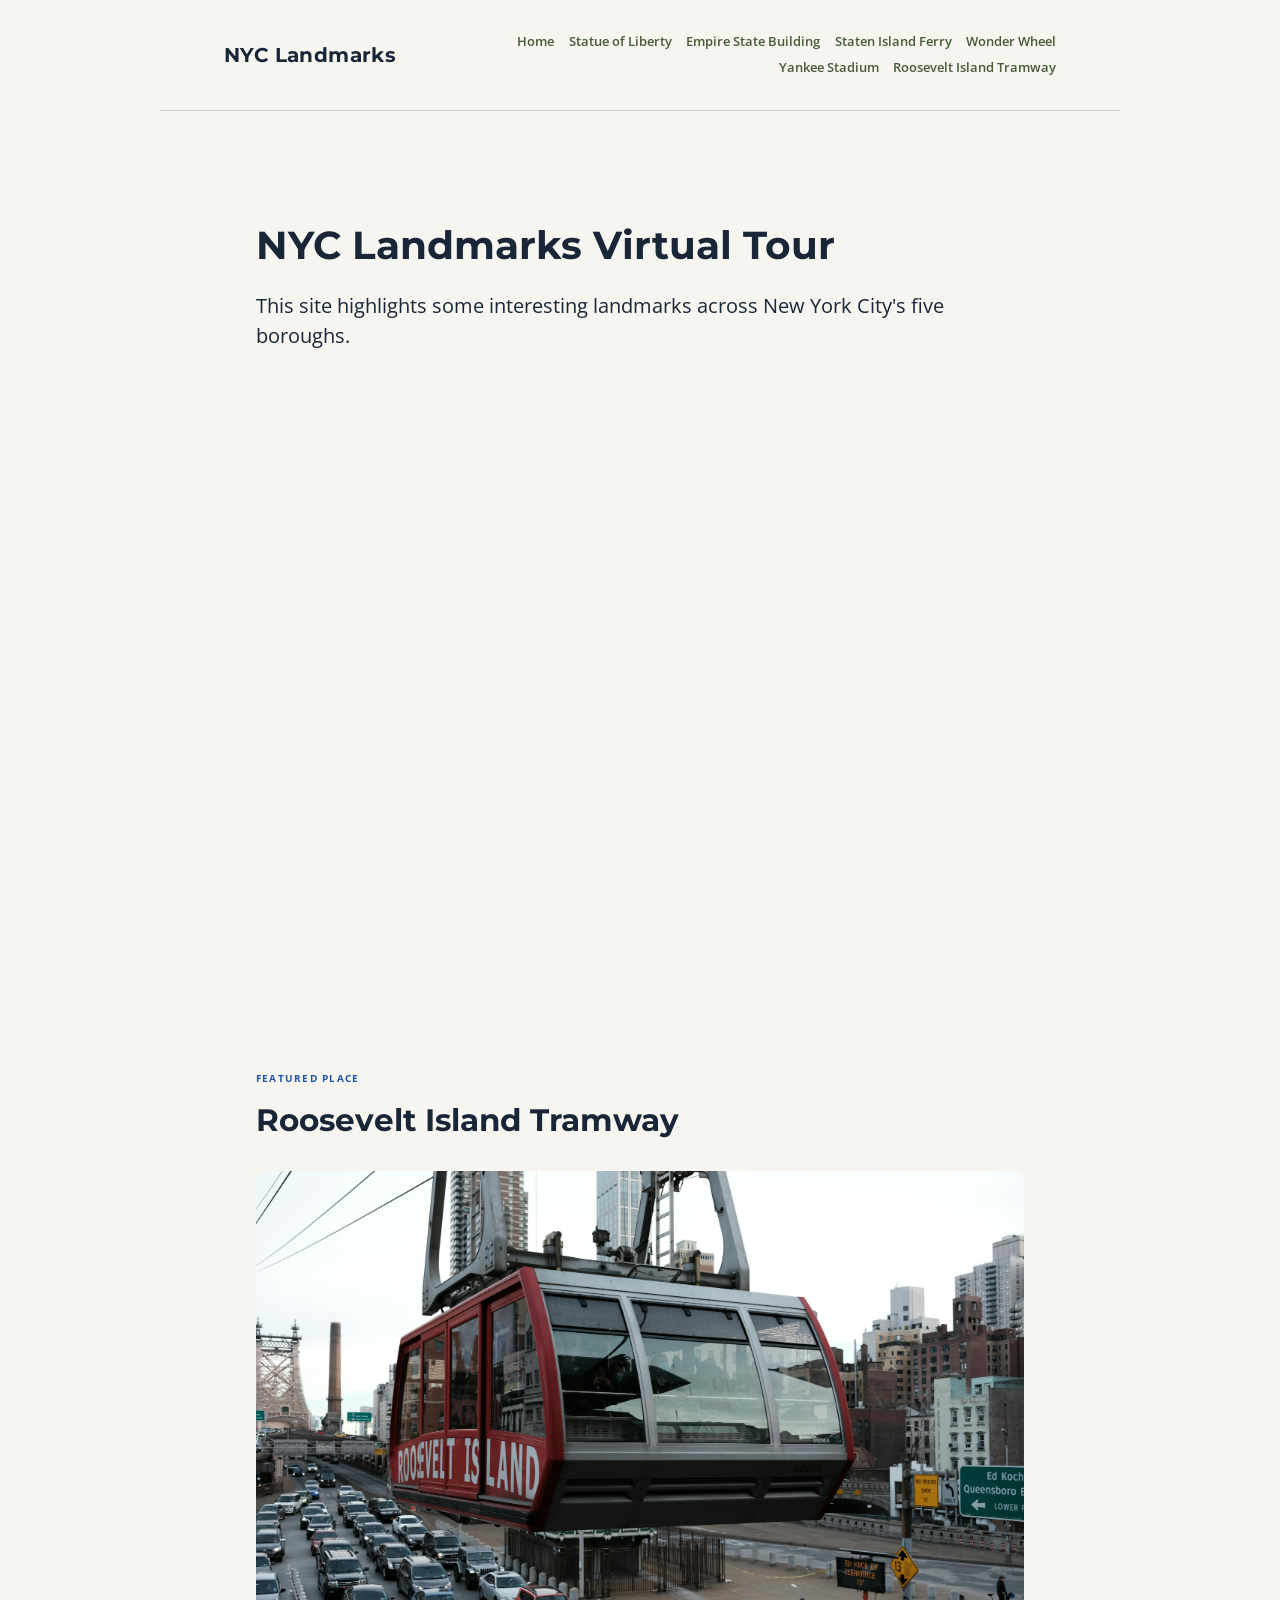
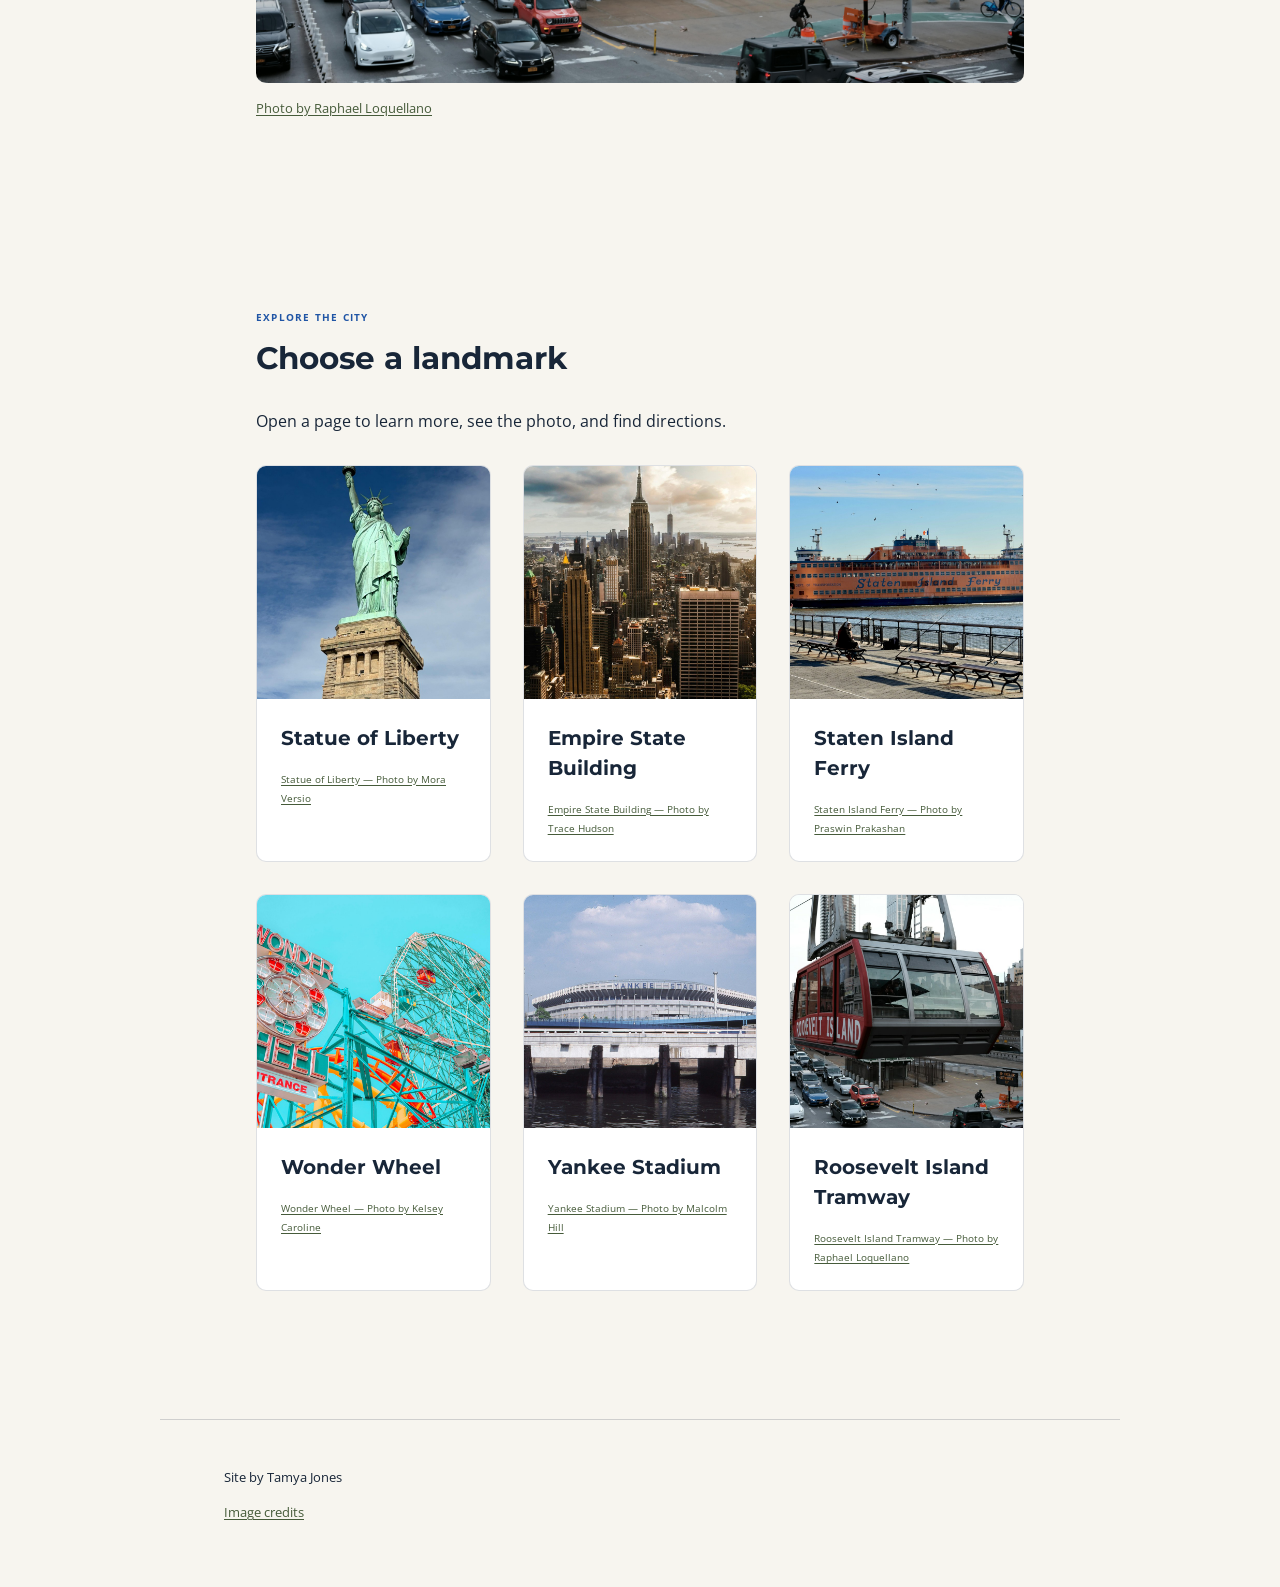
<file: index.html>
<!doctype html>
<html lang="en">
<head>
  <meta charset="utf-8">
  <meta name="viewport" content="width=device-width, initial-scale=1">
  <meta name="description" content="Explore six well-known New York City landmarks, with photos and visitor information.">
  <title>NYC Landmarks Virtual Tour</title>
  <link rel="stylesheet" href="tokens.css">
  <link rel="stylesheet" href="style.css">
</head>
<body>
  <header class="site-header">
    <a class="site-title" href="index.html">NYC Landmarks</a>
    <nav class="site-nav" aria-label="Main navigation">
      <a href="index.html">Home</a>
        <a href="landmark-liberty.html">Statue of Liberty</a>
        <a href="landmark-empire.html">Empire State Building</a>
        <a href="landmark-ferry.html">Staten Island Ferry</a>
        <a href="landmark-wonder.html">Wonder Wheel</a>
        <a href="landmark-yankee.html">Yankee Stadium</a>
        <a href="landmark-tram.html">Roosevelt Island Tramway</a>
    </nav>
  </header>
  <main>
    <section class="home-intro">
      <h1>NYC Landmarks Virtual Tour</h1>
      <p class="intro">This site highlights some interesting landmarks across New York City's five boroughs.</p>
    </section>
    <section class="video-section" aria-label="Video tour">
      <div class="videoWrapper ratio-16-9">
        <iframe src="https://www.youtube-nocookie.com/embed/tvzTGR0mc8Y" title="YouTube video about NYC landmarks" loading="lazy" allow="accelerometer; autoplay; clipboard-write; encrypted-media; gyroscope; picture-in-picture; web-share" referrerpolicy="strict-origin-when-cross-origin" allowfullscreen></iframe>
      </div>
    </section>
    <section class="featured-image" aria-labelledby="featured-title">
      <div class="section-heading"><p class="eyebrow">Featured place</p><h2 id="featured-title">Roosevelt Island Tramway</h2></div>
      <a href="landmark-tram.html" class="featured-link">
        <picture>
          <source media="(max-width: 600px)" srcset="images/square/pexels-loquellano-12404963_square.jpg">
          <source media="(min-width: 601px)" srcset="images/pexels-loquellano-12404963.jpg">
          <img src="images/pexels-loquellano-12404963.jpg" alt="Roosevelt Island Tramway leaving Manhattan" width="1000" height="667">
        </picture>
      </a>
      <p class="featured-credit"><a href="https://www.pexels.com/photo/cable-car-above-city-street-12404963/" target="_blank" rel="noopener noreferrer">Photo by Raphael Loquellano</a></p>
    </section>
    <section class="landmark-section" aria-labelledby="landmarks-title">
      <div class="section-heading"><p class="eyebrow">Explore the city</p><h2 id="landmarks-title">Choose a landmark</h2><p>Open a page to learn more, see the photo, and find directions.</p></div>
      <div class="landmark-grid">
                <figure class="landmark-card">
          <a class="card-link" href="landmark-liberty.html">
            <img src="images/square/pexels-mora-versio-2150673251-34091093_square.jpg" alt="Statue of Liberty from below looking up at it" loading="lazy" width="600" height="600">
            <span class="card-title">Statue of Liberty</span>
          </a>
          <figcaption class="card-credit"><a href="https://www.pexels.com/photo/statue-of-liberty-in-new-york-city-usa-34091093/" target="_blank" rel="noopener noreferrer">Statue of Liberty — Photo by Mora Versio</a></figcaption>
        </figure>
                <figure class="landmark-card">
          <a class="card-link" href="landmark-empire.html">
            <img src="images/square/pexels-tracehudson-2424391_square.jpg" alt="Empire State Building with lower Manhattan in the background" loading="lazy" width="600" height="600">
            <span class="card-title">Empire State Building</span>
          </a>
          <figcaption class="card-credit"><a href="https://www.pexels.com/photo/empire-state-building-2424391/" target="_blank" rel="noopener noreferrer">Empire State Building — Photo by Trace Hudson</a></figcaption>
        </figure>
                <figure class="landmark-card">
          <a class="card-link" href="landmark-ferry.html">
            <img src="images/square/praswin-prakashan-YOCN1a1m_dg-unsplash_square.jpg" alt="Staten Island Ferry pulling into the dock" loading="lazy" width="600" height="600">
            <span class="card-title">Staten Island Ferry</span>
          </a>
          <figcaption class="card-credit"><a href="https://unsplash.com/photos/a-large-ferry-boat-in-a-body-of-water-YOCN1a1m_dg" target="_blank" rel="noopener noreferrer">Staten Island Ferry — Photo by Praswin Prakashan</a></figcaption>
        </figure>
                <figure class="landmark-card">
          <a class="card-link" href="landmark-wonder.html">
            <img src="images/square/pexels-kelsey-caroline-774981359-19122990_square.jpg" alt="Wonder Wheel ferris wheel at Coney Island" loading="lazy" width="600" height="600">
            <span class="card-title">Wonder Wheel</span>
          </a>
          <figcaption class="card-credit"><a href="https://www.pexels.com/photo/ferris-wheel-in-amusement-park-19122990/" target="_blank" rel="noopener noreferrer">Wonder Wheel — Photo by Kelsey Caroline</a></figcaption>
        </figure>
                <figure class="landmark-card">
          <a class="card-link" href="landmark-yankee.html">
            <img src="images/square/pexels-malcolmhill-12360516_square.jpg" alt="Yankee Stadium seen from the water with stadium title visible." loading="lazy" width="600" height="600">
            <span class="card-title">Yankee Stadium</span>
          </a>
          <figcaption class="card-credit"><a href="https://www.pexels.com/photo/yankee-stadium-under-the-blue-sky-12360516/" target="_blank" rel="noopener noreferrer">Yankee Stadium — Photo by Malcolm Hill</a></figcaption>
        </figure>
                <figure class="landmark-card">
          <a class="card-link" href="landmark-tram.html">
            <img src="images/square/pexels-loquellano-12404963_square.jpg" alt="Roosevelt Island Tramway leaving Manhattan" loading="lazy" width="600" height="600">
            <span class="card-title">Roosevelt Island Tramway</span>
          </a>
          <figcaption class="card-credit"><a href="https://www.pexels.com/photo/cable-car-above-city-street-12404963/" target="_blank" rel="noopener noreferrer">Roosevelt Island Tramway — Photo by Raphael Loquellano</a></figcaption>
        </figure>
      </div>
    </section>
  </main>
  <footer class="site-footer">
    <p>Site by Tamya Jones</p>
    <p><a href="images/credits.txt">Image credits</a></p>
  </footer>
</body>
</html>
</file>
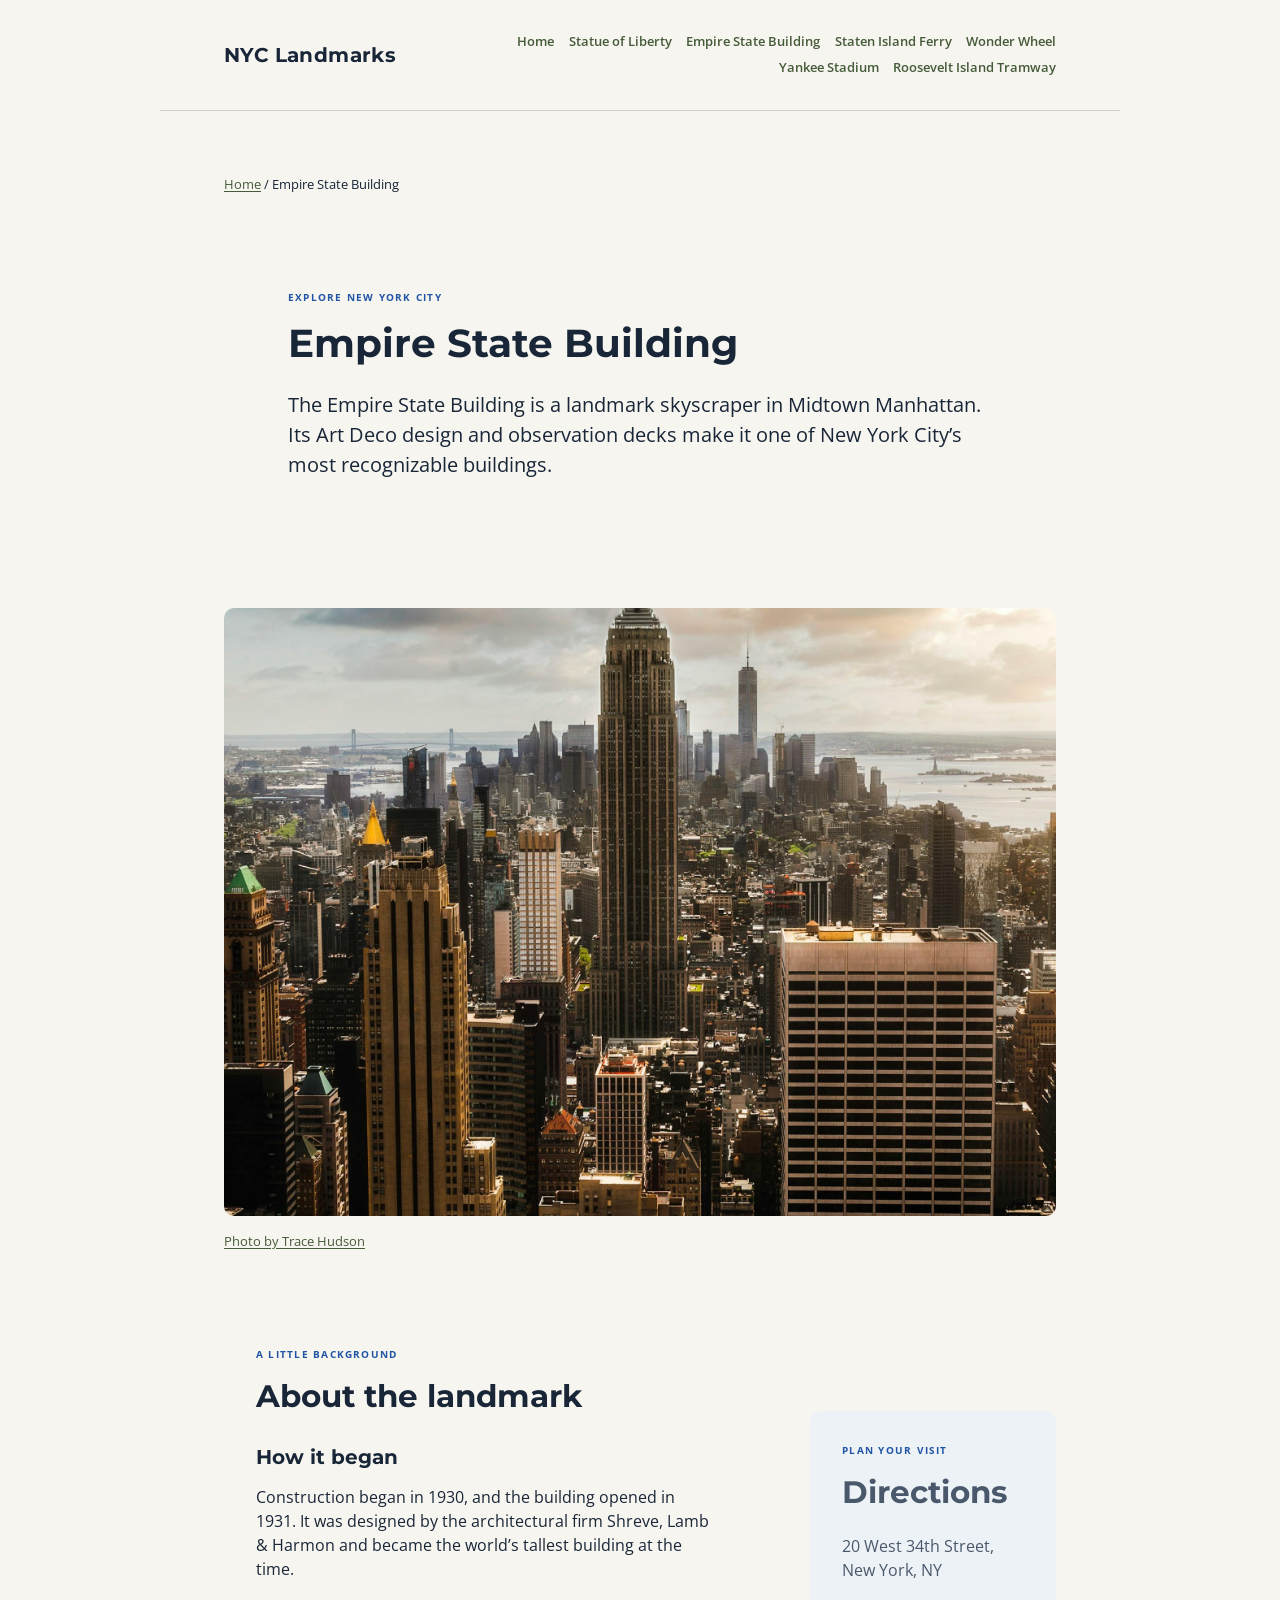
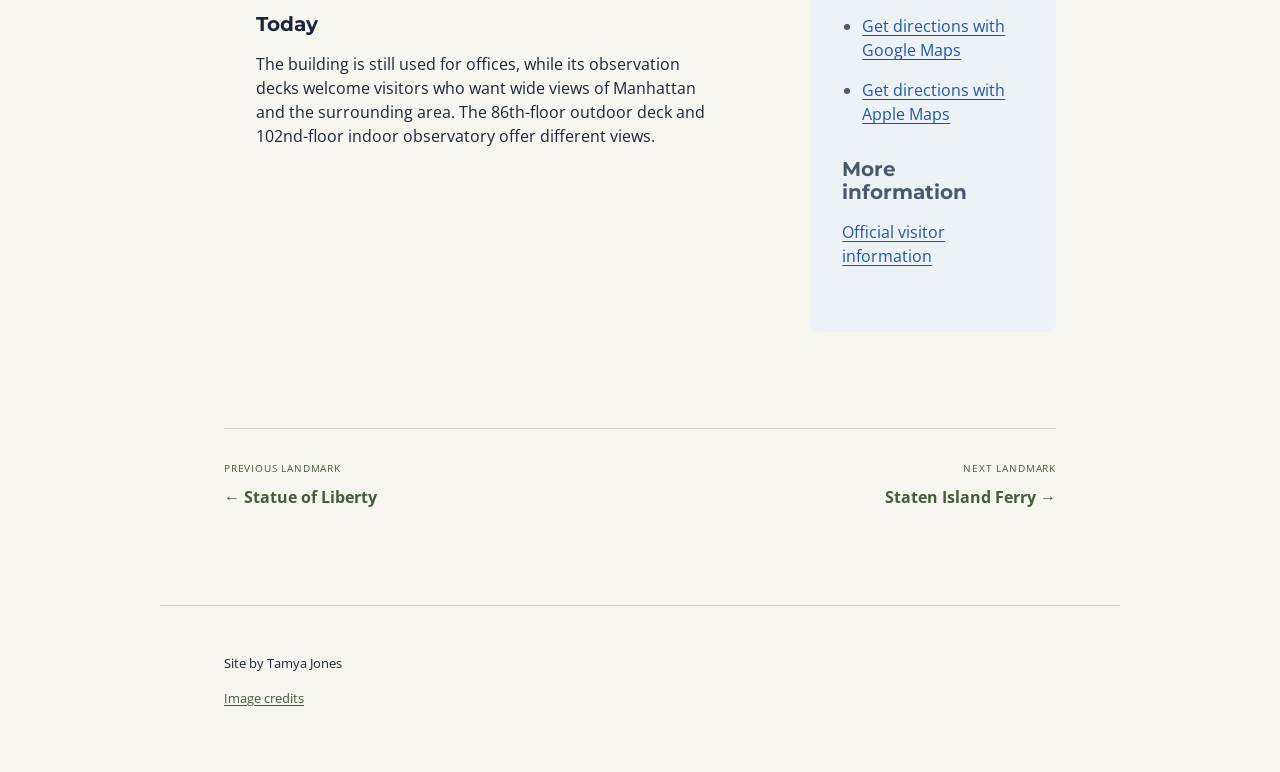
<file: landmark-empire.html>
<!doctype html>
<html lang="en">
<head>
  <meta charset="utf-8">
  <meta name="viewport" content="width=device-width, initial-scale=1">
  <meta name="description" content="Learn about Empire State Building in New York City and find directions for a visit.">
  <title>Empire State Building | NYC Landmarks</title>
  <link rel="stylesheet" href="tokens.css">
  <link rel="stylesheet" href="style.css">
</head>
<body>
  <header class="site-header">
    <a class="site-title" href="index.html">NYC Landmarks</a>
    <nav class="site-nav" aria-label="Main navigation">
      <a href="index.html">Home</a>
        <a href="landmark-liberty.html">Statue of Liberty</a>
        <a href="landmark-empire.html">Empire State Building</a>
        <a href="landmark-ferry.html">Staten Island Ferry</a>
        <a href="landmark-wonder.html">Wonder Wheel</a>
        <a href="landmark-yankee.html">Yankee Stadium</a>
        <a href="landmark-tram.html">Roosevelt Island Tramway</a>
    </nav>
  </header>
  <main class="landmark-main">
    <nav class="breadcrumb" aria-label="Breadcrumb"><a href="index.html">Home</a><span aria-hidden="true"> / </span><span>Empire State Building</span></nav>
    <article class="landmark-detail">
      <header class="landmark-heading"><p class="eyebrow">Explore New York City</p><h1>Empire State Building</h1><p class="intro">The Empire State Building is a landmark skyscraper in Midtown Manhattan. Its Art Deco design and observation decks make it one of New York City’s most recognizable buildings.</p></header>
      <figure class="hero-figure">
        <picture>
          <source media="(max-width: 600px)" srcset="images/square/pexels-tracehudson-2424391_square.jpg">
          <source media="(min-width: 601px)" srcset="images/pexels-tracehudson-2424391.jpg">
          <img src="images/pexels-tracehudson-2424391.jpg" alt="Empire State Building with lower Manhattan in the background" width="1200" height="800">
        </picture>
        <figcaption><a href="https://www.pexels.com/photo/empire-state-building-2424391/" target="_blank" rel="noopener noreferrer">Photo by Trace Hudson</a></figcaption>
      </figure>
      <div class="detail-grid">
        <section class="content-section" aria-labelledby="about-title">
          <p class="eyebrow">A little background</p><h2 id="about-title">About the landmark</h2>
          <h3>How it began</h3><p>Construction began in 1930, and the building opened in 1931. It was designed by the architectural firm Shreve, Lamb & Harmon and became the world’s tallest building at the time.</p>
          <h3>Today</h3><p>The building is still used for offices, while its observation decks welcome visitors who want wide views of Manhattan and the surrounding area. The 86th-floor outdoor deck and 102nd-floor indoor observatory offer different views.</p>
        </section>
        <section class="visit-card" aria-labelledby="visit-title">
          <p class="eyebrow">Plan your visit</p><h2 id="visit-title">Directions</h2>
          <p>20 West 34th Street, New York, NY</p>
          <ul class="direction-links"><li><a href="https://www.google.com/maps/search/?api=1&query=20+West+34th+Street,+New+York,+NY" target="_blank" rel="noopener noreferrer">Get directions with Google Maps</a></li><li><a href="https://maps.apple.com/?q=20+West+34th+Street,+New+York,+NY" target="_blank" rel="noopener noreferrer">Get directions with Apple Maps</a></li></ul>
          <h3>More information</h3><p><a href="https://www.esbnyc.com/" target="_blank" rel="noopener noreferrer">Official visitor information</a></p>
        </section>
      </div>
    </article>
    <nav class="page-navigation" aria-label="Landmark pages">
      <a class="previous-link" href="landmark-liberty.html"><span>Previous landmark</span><strong>← Statue of Liberty</strong></a>
      <a class="next-link" href="landmark-ferry.html"><span>Next landmark</span><strong>Staten Island Ferry →</strong></a>
    </nav>
  </main>
  <footer class="site-footer">
    <p>Site by Tamya Jones</p>
    <p><a href="images/credits.txt">Image credits</a></p>
  </footer>
</body>
</html>
</file>
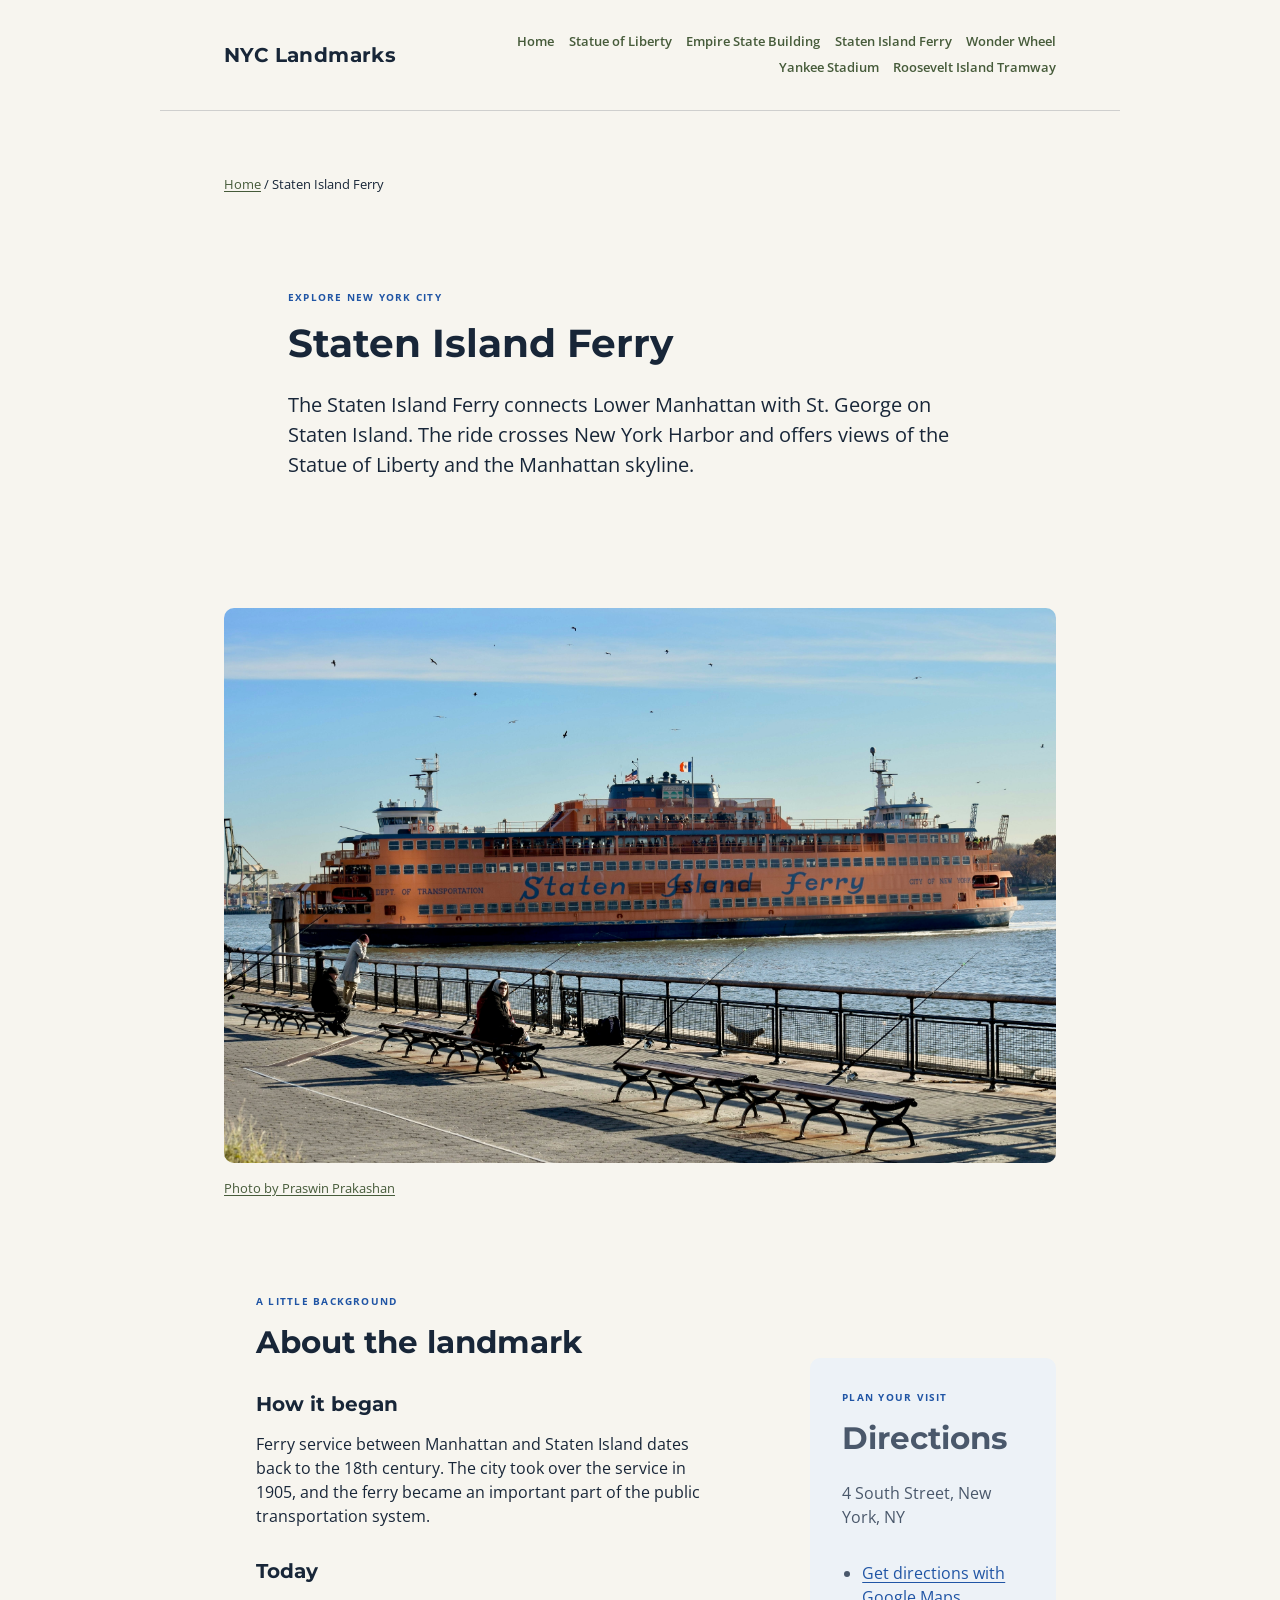
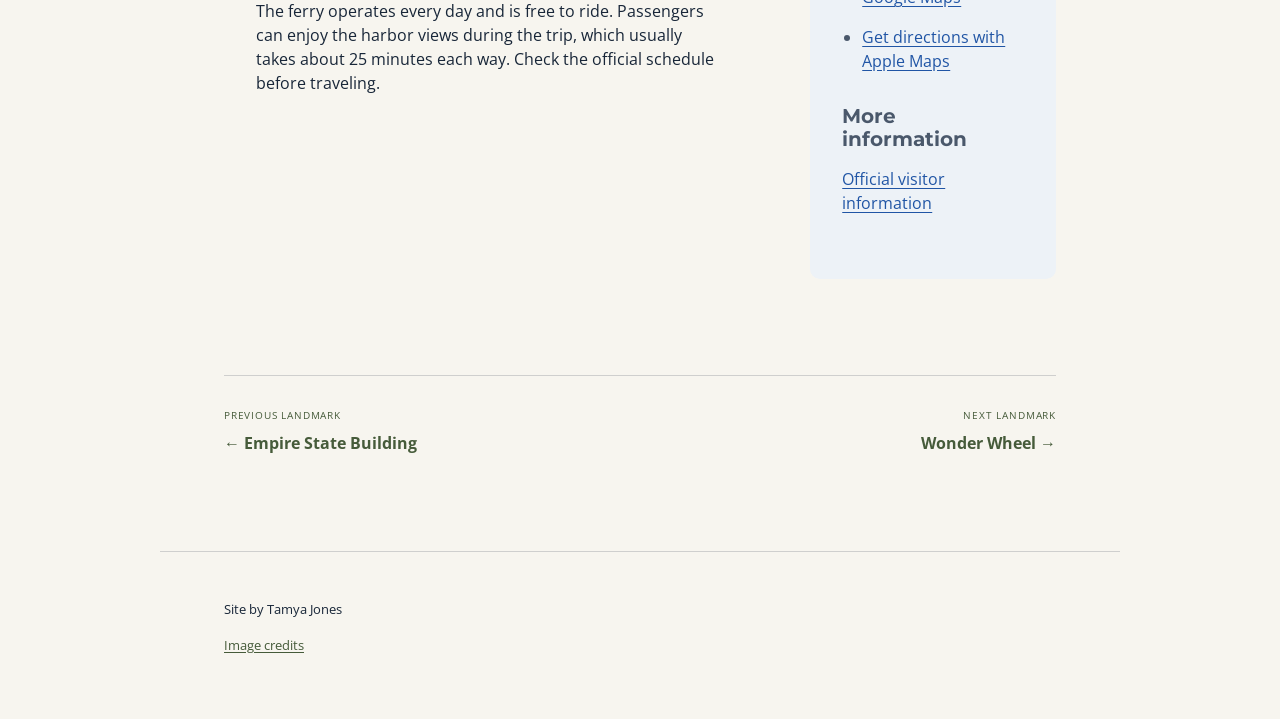
<file: landmark-ferry.html>
<!doctype html>
<html lang="en">
<head>
  <meta charset="utf-8">
  <meta name="viewport" content="width=device-width, initial-scale=1">
  <meta name="description" content="Learn about Staten Island Ferry in New York City and find directions for a visit.">
  <title>Staten Island Ferry | NYC Landmarks</title>
  <link rel="stylesheet" href="tokens.css">
  <link rel="stylesheet" href="style.css">
</head>
<body>
  <header class="site-header">
    <a class="site-title" href="index.html">NYC Landmarks</a>
    <nav class="site-nav" aria-label="Main navigation">
      <a href="index.html">Home</a>
        <a href="landmark-liberty.html">Statue of Liberty</a>
        <a href="landmark-empire.html">Empire State Building</a>
        <a href="landmark-ferry.html">Staten Island Ferry</a>
        <a href="landmark-wonder.html">Wonder Wheel</a>
        <a href="landmark-yankee.html">Yankee Stadium</a>
        <a href="landmark-tram.html">Roosevelt Island Tramway</a>
    </nav>
  </header>
  <main class="landmark-main">
    <nav class="breadcrumb" aria-label="Breadcrumb"><a href="index.html">Home</a><span aria-hidden="true"> / </span><span>Staten Island Ferry</span></nav>
    <article class="landmark-detail">
      <header class="landmark-heading"><p class="eyebrow">Explore New York City</p><h1>Staten Island Ferry</h1><p class="intro">The Staten Island Ferry connects Lower Manhattan with St. George on Staten Island. The ride crosses New York Harbor and offers views of the Statue of Liberty and the Manhattan skyline.</p></header>
      <figure class="hero-figure">
        <picture>
          <source media="(max-width: 600px)" srcset="images/square/praswin-prakashan-YOCN1a1m_dg-unsplash_square.jpg">
          <source media="(min-width: 601px)" srcset="images/praswin-prakashan-YOCN1a1m_dg-unsplash.jpg">
          <img src="images/praswin-prakashan-YOCN1a1m_dg-unsplash.jpg" alt="Staten Island Ferry pulling into the dock" width="1200" height="800">
        </picture>
        <figcaption><a href="https://unsplash.com/photos/a-large-ferry-boat-in-a-body-of-water-YOCN1a1m_dg" target="_blank" rel="noopener noreferrer">Photo by Praswin Prakashan</a></figcaption>
      </figure>
      <div class="detail-grid">
        <section class="content-section" aria-labelledby="about-title">
          <p class="eyebrow">A little background</p><h2 id="about-title">About the landmark</h2>
          <h3>How it began</h3><p>Ferry service between Manhattan and Staten Island dates back to the 18th century. The city took over the service in 1905, and the ferry became an important part of the public transportation system.</p>
          <h3>Today</h3><p>The ferry operates every day and is free to ride. Passengers can enjoy the harbor views during the trip, which usually takes about 25 minutes each way. Check the official schedule before traveling.</p>
        </section>
        <section class="visit-card" aria-labelledby="visit-title">
          <p class="eyebrow">Plan your visit</p><h2 id="visit-title">Directions</h2>
          <p>4 South Street, New York, NY</p>
          <ul class="direction-links"><li><a href="https://www.google.com/maps/search/?api=1&query=4+South+Street,+New+York,+NY" target="_blank" rel="noopener noreferrer">Get directions with Google Maps</a></li><li><a href="https://maps.apple.com/?q=4+South+Street,+New+York,+NY" target="_blank" rel="noopener noreferrer">Get directions with Apple Maps</a></li></ul>
          <h3>More information</h3><p><a href="https://www.nyc.gov/site/dot/about/side-staten-island-ferry.page" target="_blank" rel="noopener noreferrer">Official visitor information</a></p>
        </section>
      </div>
    </article>
    <nav class="page-navigation" aria-label="Landmark pages">
      <a class="previous-link" href="landmark-empire.html"><span>Previous landmark</span><strong>← Empire State Building</strong></a>
      <a class="next-link" href="landmark-wonder.html"><span>Next landmark</span><strong>Wonder Wheel →</strong></a>
    </nav>
  </main>
  <footer class="site-footer">
    <p>Site by Tamya Jones</p>
    <p><a href="images/credits.txt">Image credits</a></p>
  </footer>
</body>
</html>
</file>
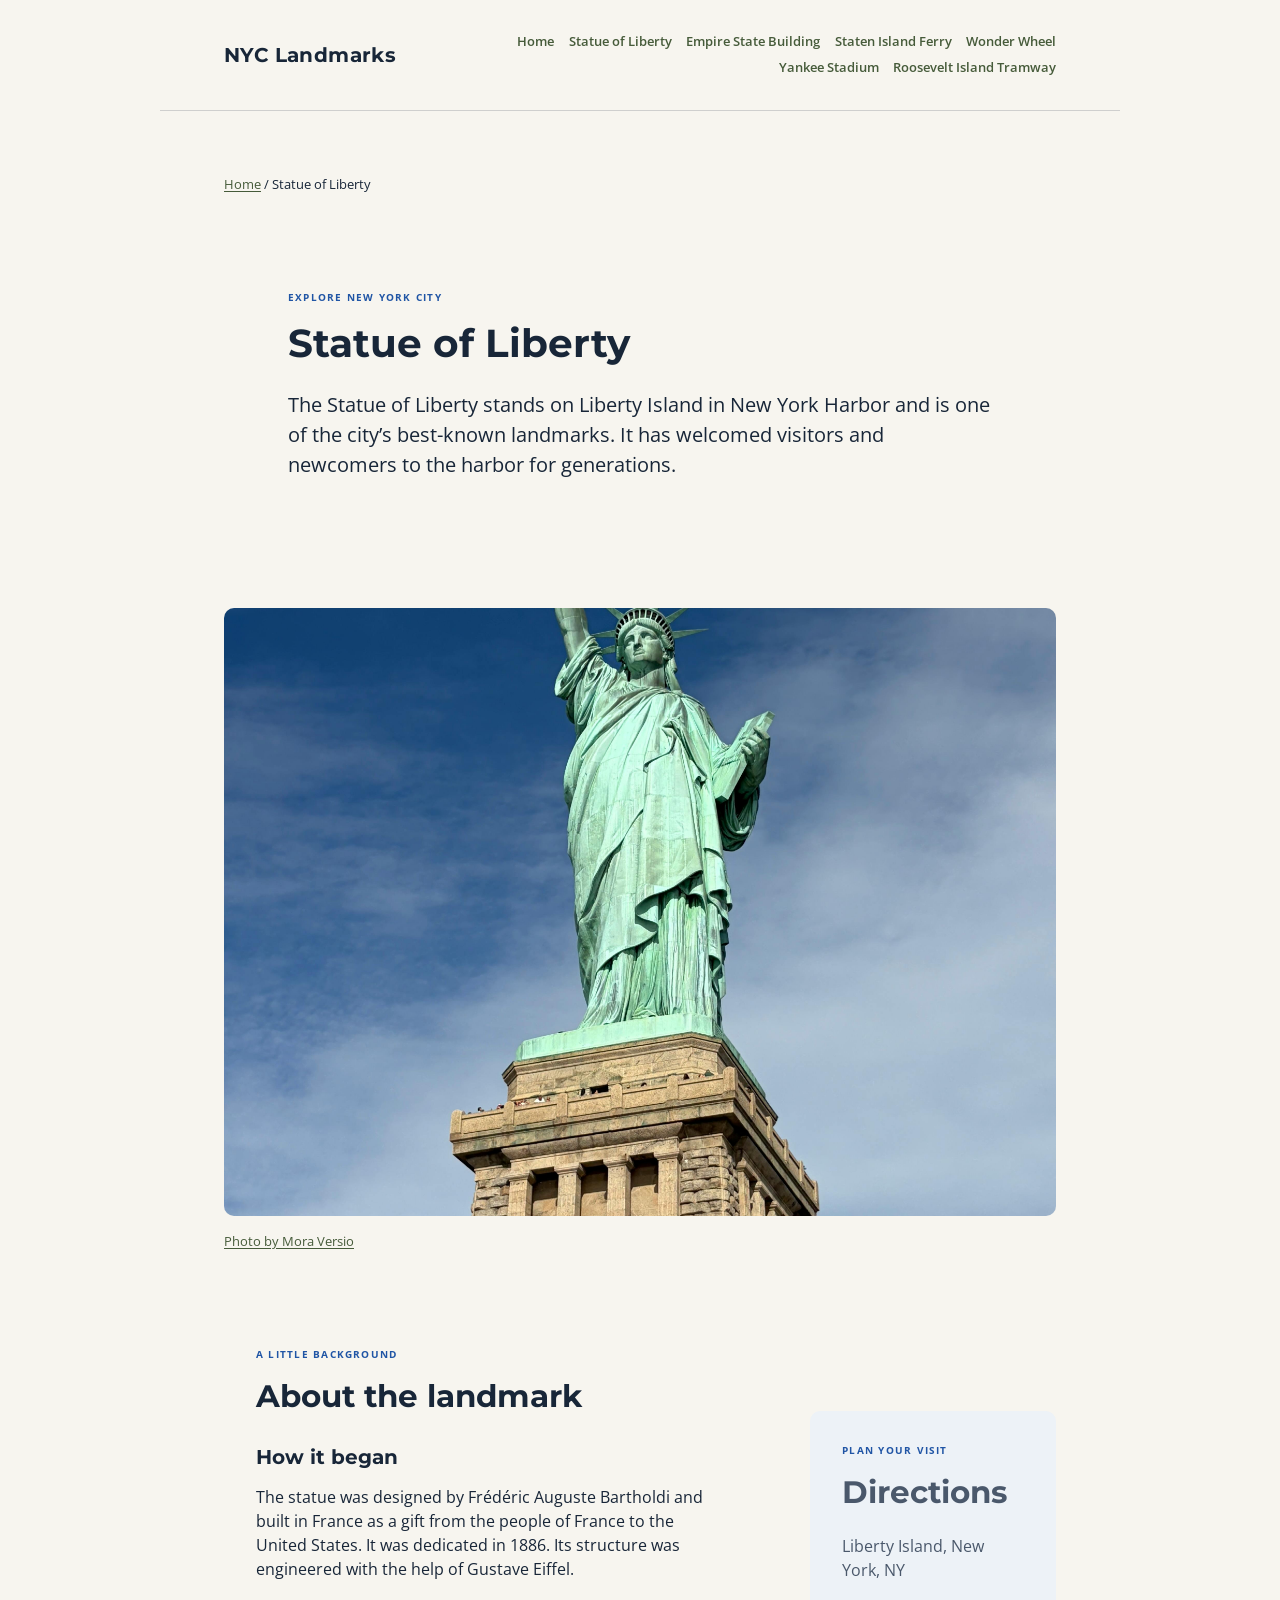
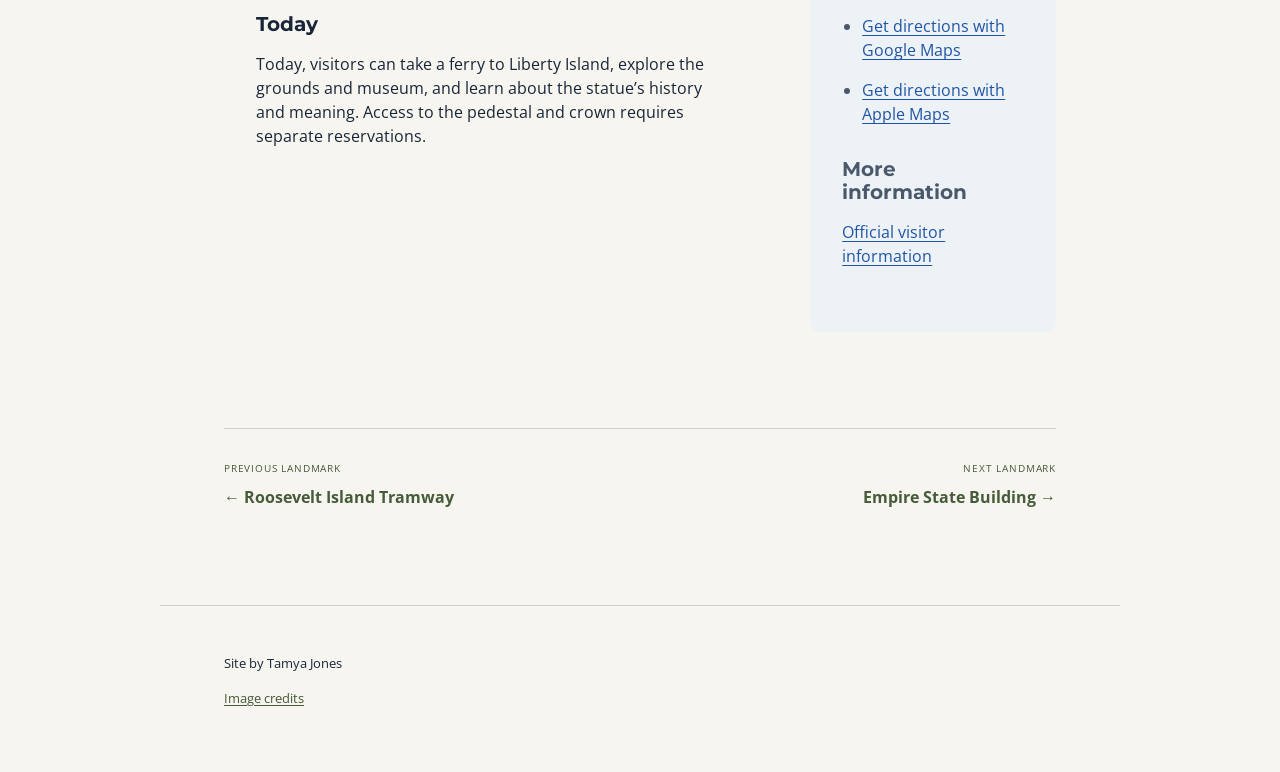
<file: landmark-liberty.html>
<!doctype html>
<html lang="en">
<head>
  <meta charset="utf-8">
  <meta name="viewport" content="width=device-width, initial-scale=1">
  <meta name="description" content="Learn about Statue of Liberty in New York City and find directions for a visit.">
  <title>Statue of Liberty | NYC Landmarks</title>
  <link rel="stylesheet" href="tokens.css">
  <link rel="stylesheet" href="style.css">
</head>
<body>
  <header class="site-header">
    <a class="site-title" href="index.html">NYC Landmarks</a>
    <nav class="site-nav" aria-label="Main navigation">
      <a href="index.html">Home</a>
        <a href="landmark-liberty.html">Statue of Liberty</a>
        <a href="landmark-empire.html">Empire State Building</a>
        <a href="landmark-ferry.html">Staten Island Ferry</a>
        <a href="landmark-wonder.html">Wonder Wheel</a>
        <a href="landmark-yankee.html">Yankee Stadium</a>
        <a href="landmark-tram.html">Roosevelt Island Tramway</a>
    </nav>
  </header>
  <main class="landmark-main">
    <nav class="breadcrumb" aria-label="Breadcrumb"><a href="index.html">Home</a><span aria-hidden="true"> / </span><span>Statue of Liberty</span></nav>
    <article class="landmark-detail">
      <header class="landmark-heading"><p class="eyebrow">Explore New York City</p><h1>Statue of Liberty</h1><p class="intro">The Statue of Liberty stands on Liberty Island in New York Harbor and is one of the city’s best-known landmarks. It has welcomed visitors and newcomers to the harbor for generations.</p></header>
      <figure class="hero-figure">
        <picture>
          <source media="(max-width: 600px)" srcset="images/square/pexels-mora-versio-2150673251-34091093_square.jpg">
          <source media="(min-width: 601px)" srcset="images/pexels-mora-versio-2150673251-34091093.jpg">
          <img src="images/pexels-mora-versio-2150673251-34091093.jpg" alt="Statue of Liberty from below looking up at it" width="1200" height="800">
        </picture>
        <figcaption><a href="https://www.pexels.com/photo/statue-of-liberty-in-new-york-city-usa-34091093/" target="_blank" rel="noopener noreferrer">Photo by Mora Versio</a></figcaption>
      </figure>
      <div class="detail-grid">
        <section class="content-section" aria-labelledby="about-title">
          <p class="eyebrow">A little background</p><h2 id="about-title">About the landmark</h2>
          <h3>How it began</h3><p>The statue was designed by Frédéric Auguste Bartholdi and built in France as a gift from the people of France to the United States. It was dedicated in 1886. Its structure was engineered with the help of Gustave Eiffel.</p>
          <h3>Today</h3><p>Today, visitors can take a ferry to Liberty Island, explore the grounds and museum, and learn about the statue’s history and meaning. Access to the pedestal and crown requires separate reservations.</p>
        </section>
        <section class="visit-card" aria-labelledby="visit-title">
          <p class="eyebrow">Plan your visit</p><h2 id="visit-title">Directions</h2>
          <p>Liberty Island, New York, NY</p>
          <ul class="direction-links"><li><a href="https://www.google.com/maps/search/?api=1&query=Liberty+Island,+New+York,+NY" target="_blank" rel="noopener noreferrer">Get directions with Google Maps</a></li><li><a href="https://maps.apple.com/?q=Liberty+Island,+New+York,+NY" target="_blank" rel="noopener noreferrer">Get directions with Apple Maps</a></li></ul>
          <h3>More information</h3><p><a href="https://www.nps.gov/stli/index.htm" target="_blank" rel="noopener noreferrer">Official visitor information</a></p>
        </section>
      </div>
    </article>
    <nav class="page-navigation" aria-label="Landmark pages">
      <a class="previous-link" href="landmark-tram.html"><span>Previous landmark</span><strong>← Roosevelt Island Tramway</strong></a>
      <a class="next-link" href="landmark-empire.html"><span>Next landmark</span><strong>Empire State Building →</strong></a>
    </nav>
  </main>
  <footer class="site-footer">
    <p>Site by Tamya Jones</p>
    <p><a href="images/credits.txt">Image credits</a></p>
  </footer>
</body>
</html>
</file>
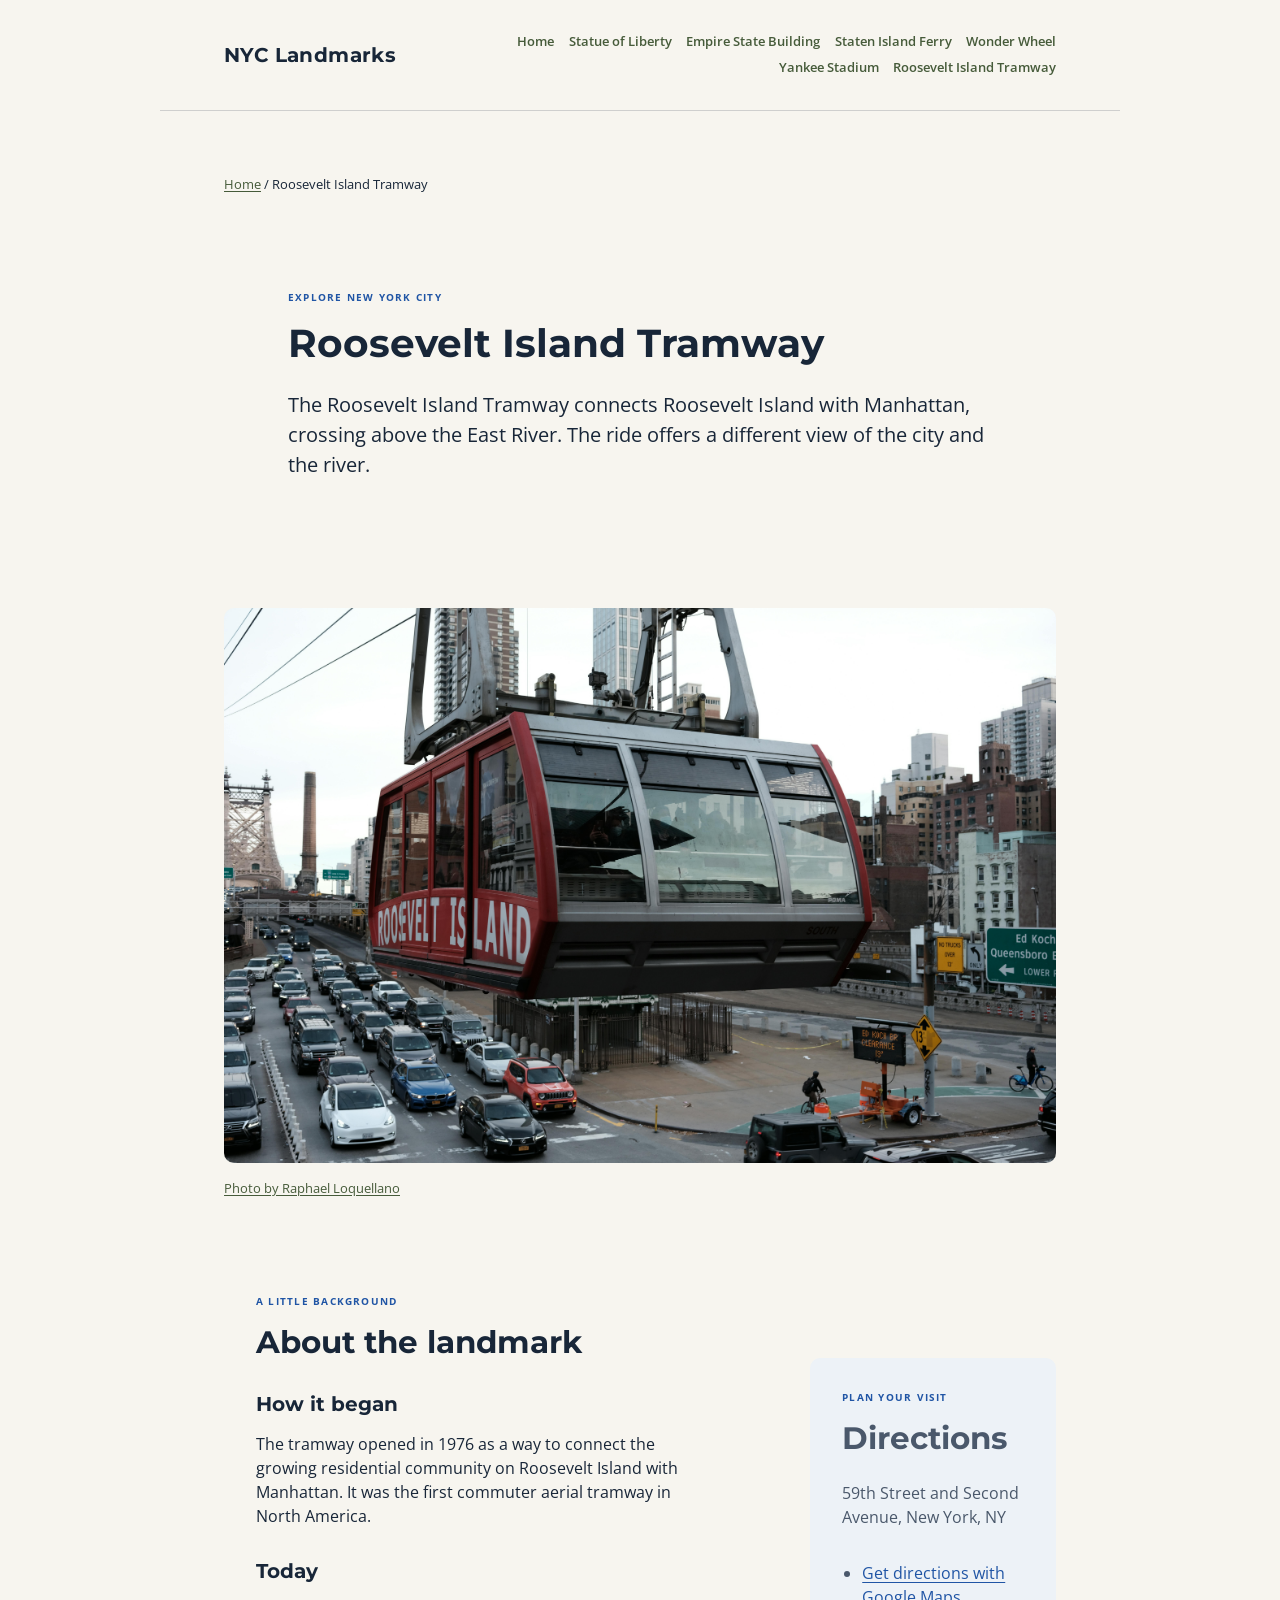
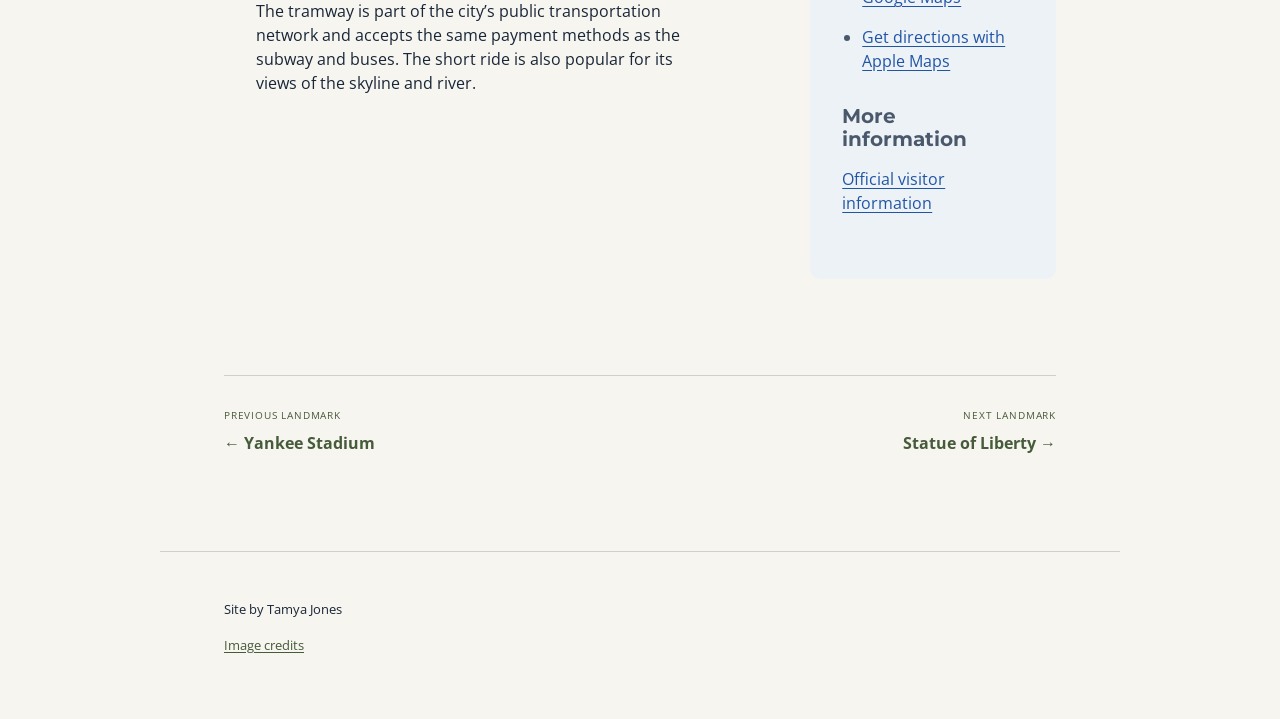
<file: landmark-tram.html>
<!doctype html>
<html lang="en">
<head>
  <meta charset="utf-8">
  <meta name="viewport" content="width=device-width, initial-scale=1">
  <meta name="description" content="Learn about Roosevelt Island Tramway in New York City and find directions for a visit.">
  <title>Roosevelt Island Tramway | NYC Landmarks</title>
  <link rel="stylesheet" href="tokens.css">
  <link rel="stylesheet" href="style.css">
</head>
<body>
  <header class="site-header">
    <a class="site-title" href="index.html">NYC Landmarks</a>
    <nav class="site-nav" aria-label="Main navigation">
      <a href="index.html">Home</a>
        <a href="landmark-liberty.html">Statue of Liberty</a>
        <a href="landmark-empire.html">Empire State Building</a>
        <a href="landmark-ferry.html">Staten Island Ferry</a>
        <a href="landmark-wonder.html">Wonder Wheel</a>
        <a href="landmark-yankee.html">Yankee Stadium</a>
        <a href="landmark-tram.html">Roosevelt Island Tramway</a>
    </nav>
  </header>
  <main class="landmark-main">
    <nav class="breadcrumb" aria-label="Breadcrumb"><a href="index.html">Home</a><span aria-hidden="true"> / </span><span>Roosevelt Island Tramway</span></nav>
    <article class="landmark-detail">
      <header class="landmark-heading"><p class="eyebrow">Explore New York City</p><h1>Roosevelt Island Tramway</h1><p class="intro">The Roosevelt Island Tramway connects Roosevelt Island with Manhattan, crossing above the East River. The ride offers a different view of the city and the river.</p></header>
      <figure class="hero-figure">
        <picture>
          <source media="(max-width: 600px)" srcset="images/square/pexels-loquellano-12404963_square.jpg">
          <source media="(min-width: 601px)" srcset="images/pexels-loquellano-12404963.jpg">
          <img src="images/pexels-loquellano-12404963.jpg" alt="Roosevelt Island Tramway leaving Manhattan" width="1200" height="800">
        </picture>
        <figcaption><a href="https://www.pexels.com/photo/cable-car-above-city-street-12404963/" target="_blank" rel="noopener noreferrer">Photo by Raphael Loquellano</a></figcaption>
      </figure>
      <div class="detail-grid">
        <section class="content-section" aria-labelledby="about-title">
          <p class="eyebrow">A little background</p><h2 id="about-title">About the landmark</h2>
          <h3>How it began</h3><p>The tramway opened in 1976 as a way to connect the growing residential community on Roosevelt Island with Manhattan. It was the first commuter aerial tramway in North America.</p>
          <h3>Today</h3><p>The tramway is part of the city’s public transportation network and accepts the same payment methods as the subway and buses. The short ride is also popular for its views of the skyline and river.</p>
        </section>
        <section class="visit-card" aria-labelledby="visit-title">
          <p class="eyebrow">Plan your visit</p><h2 id="visit-title">Directions</h2>
          <p>59th Street and Second Avenue, New York, NY</p>
          <ul class="direction-links"><li><a href="https://www.google.com/maps/search/?api=1&query=59th+Street+and+Second+Avenue,+New+York,+NY" target="_blank" rel="noopener noreferrer">Get directions with Google Maps</a></li><li><a href="https://maps.apple.com/?q=59th+Street+and+Second+Avenue,+New+York,+NY" target="_blank" rel="noopener noreferrer">Get directions with Apple Maps</a></li></ul>
          <h3>More information</h3><p><a href="https://rioc.ny.gov/302/Tram" target="_blank" rel="noopener noreferrer">Official visitor information</a></p>
        </section>
      </div>
    </article>
    <nav class="page-navigation" aria-label="Landmark pages">
      <a class="previous-link" href="landmark-yankee.html"><span>Previous landmark</span><strong>← Yankee Stadium</strong></a>
      <a class="next-link" href="landmark-liberty.html"><span>Next landmark</span><strong>Statue of Liberty →</strong></a>
    </nav>
  </main>
  <footer class="site-footer">
    <p>Site by Tamya Jones</p>
    <p><a href="images/credits.txt">Image credits</a></p>
  </footer>
</body>
</html>
</file>
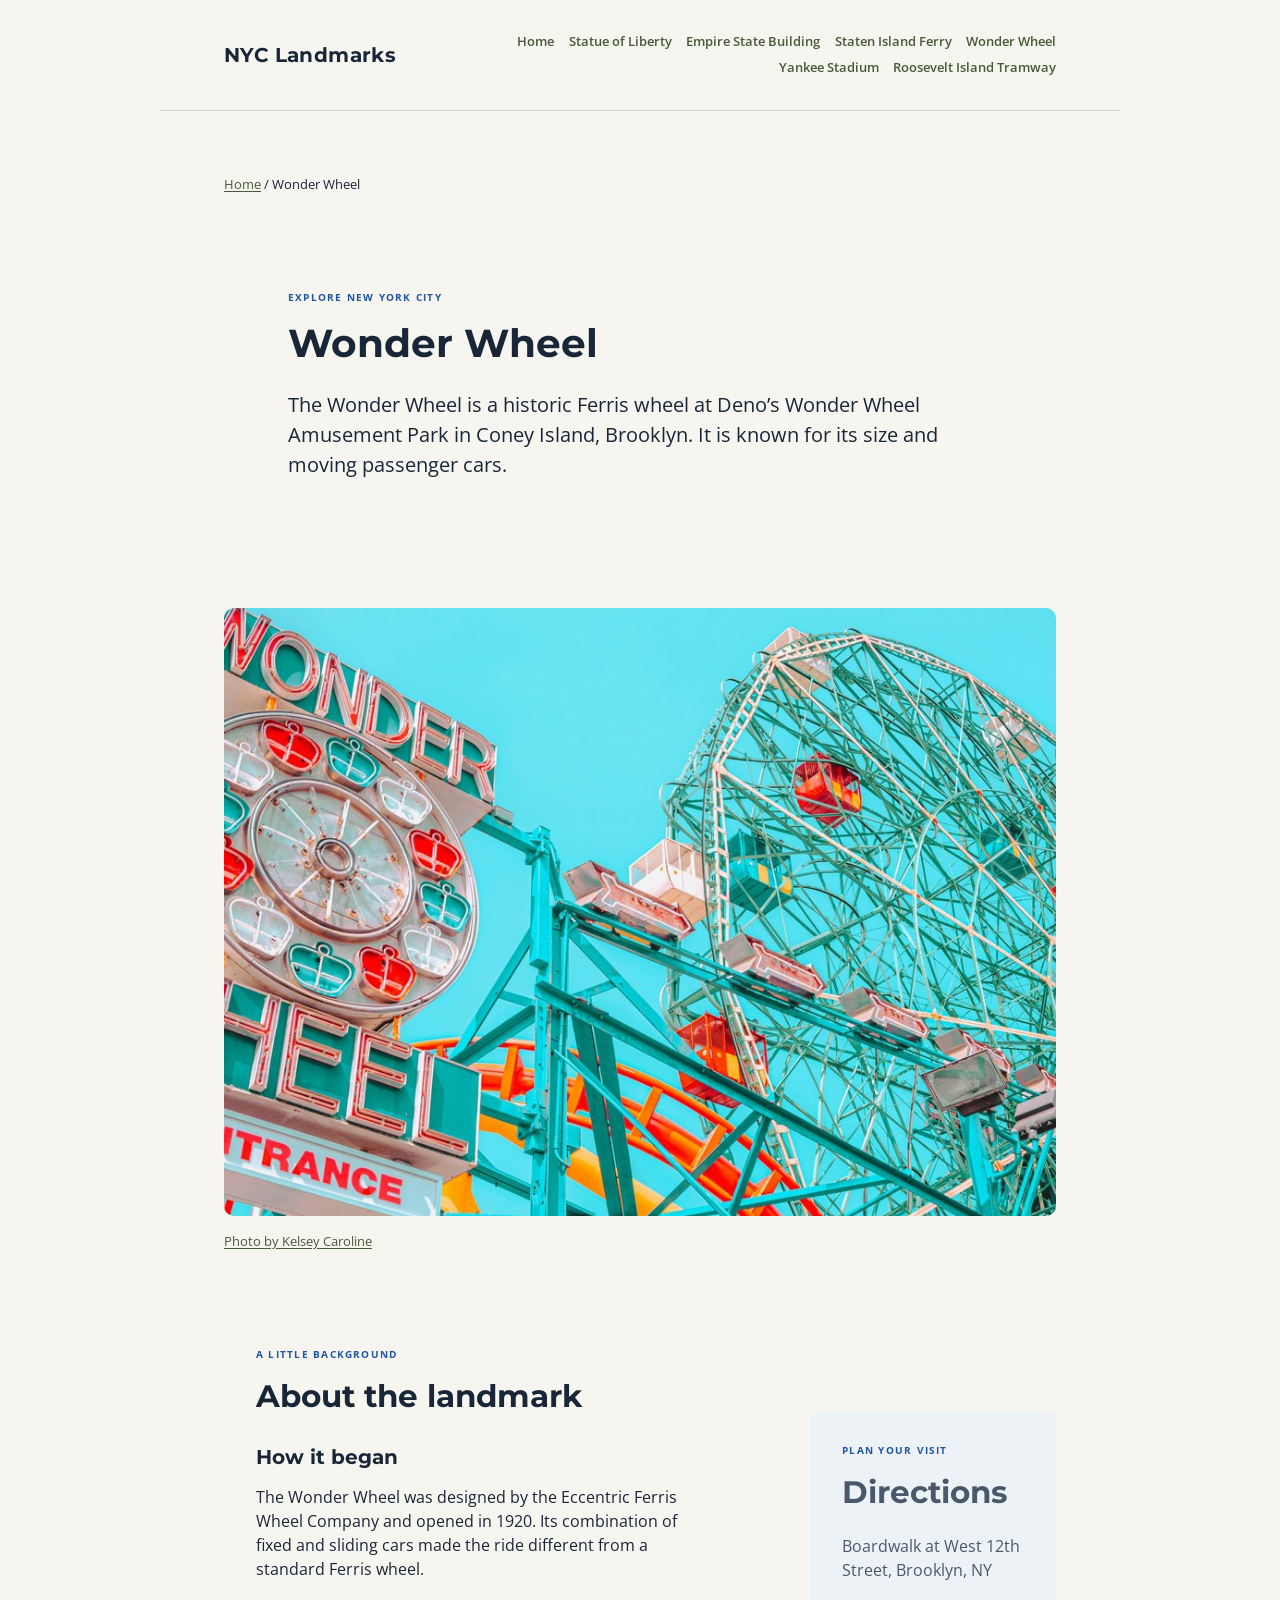
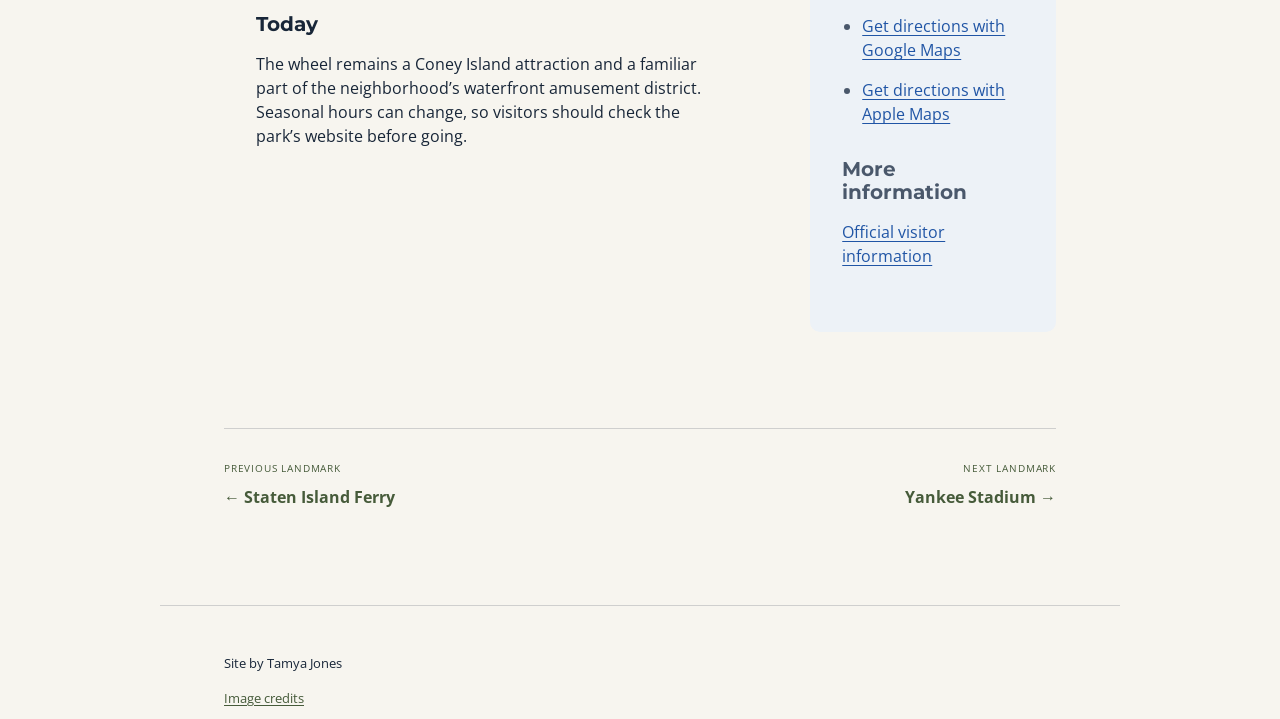
<file: landmark-wonder.html>
<!doctype html>
<html lang="en">
<head>
  <meta charset="utf-8">
  <meta name="viewport" content="width=device-width, initial-scale=1">
  <meta name="description" content="Learn about Wonder Wheel in New York City and find directions for a visit.">
  <title>Wonder Wheel | NYC Landmarks</title>
  <link rel="stylesheet" href="tokens.css">
  <link rel="stylesheet" href="style.css">
</head>
<body>
  <header class="site-header">
    <a class="site-title" href="index.html">NYC Landmarks</a>
    <nav class="site-nav" aria-label="Main navigation">
      <a href="index.html">Home</a>
        <a href="landmark-liberty.html">Statue of Liberty</a>
        <a href="landmark-empire.html">Empire State Building</a>
        <a href="landmark-ferry.html">Staten Island Ferry</a>
        <a href="landmark-wonder.html">Wonder Wheel</a>
        <a href="landmark-yankee.html">Yankee Stadium</a>
        <a href="landmark-tram.html">Roosevelt Island Tramway</a>
    </nav>
  </header>
  <main class="landmark-main">
    <nav class="breadcrumb" aria-label="Breadcrumb"><a href="index.html">Home</a><span aria-hidden="true"> / </span><span>Wonder Wheel</span></nav>
    <article class="landmark-detail">
      <header class="landmark-heading"><p class="eyebrow">Explore New York City</p><h1>Wonder Wheel</h1><p class="intro">The Wonder Wheel is a historic Ferris wheel at Deno’s Wonder Wheel Amusement Park in Coney Island, Brooklyn. It is known for its size and moving passenger cars.</p></header>
      <figure class="hero-figure">
        <picture>
          <source media="(max-width: 600px)" srcset="images/square/pexels-kelsey-caroline-774981359-19122990_square.jpg">
          <source media="(min-width: 601px)" srcset="images/pexels-kelsey-caroline-774981359-19122990.jpg">
          <img src="images/pexels-kelsey-caroline-774981359-19122990.jpg" alt="Wonder Wheel ferris wheel at Coney Island" width="1200" height="800">
        </picture>
        <figcaption><a href="https://www.pexels.com/photo/ferris-wheel-in-amusement-park-19122990/" target="_blank" rel="noopener noreferrer">Photo by Kelsey Caroline</a></figcaption>
      </figure>
      <div class="detail-grid">
        <section class="content-section" aria-labelledby="about-title">
          <p class="eyebrow">A little background</p><h2 id="about-title">About the landmark</h2>
          <h3>How it began</h3><p>The Wonder Wheel was designed by the Eccentric Ferris Wheel Company and opened in 1920. Its combination of fixed and sliding cars made the ride different from a standard Ferris wheel.</p>
          <h3>Today</h3><p>The wheel remains a Coney Island attraction and a familiar part of the neighborhood’s waterfront amusement district. Seasonal hours can change, so visitors should check the park’s website before going.</p>
        </section>
        <section class="visit-card" aria-labelledby="visit-title">
          <p class="eyebrow">Plan your visit</p><h2 id="visit-title">Directions</h2>
          <p>Boardwalk at West 12th Street, Brooklyn, NY</p>
          <ul class="direction-links"><li><a href="https://www.google.com/maps/search/?api=1&query=Boardwalk+at+West+12th+Street,+Brooklyn,+NY" target="_blank" rel="noopener noreferrer">Get directions with Google Maps</a></li><li><a href="https://maps.apple.com/?q=Boardwalk+at+West+12th+Street,+Brooklyn,+NY" target="_blank" rel="noopener noreferrer">Get directions with Apple Maps</a></li></ul>
          <h3>More information</h3><p><a href="https://www.denoswonderwheel.com/" target="_blank" rel="noopener noreferrer">Official visitor information</a></p>
        </section>
      </div>
    </article>
    <nav class="page-navigation" aria-label="Landmark pages">
      <a class="previous-link" href="landmark-ferry.html"><span>Previous landmark</span><strong>← Staten Island Ferry</strong></a>
      <a class="next-link" href="landmark-yankee.html"><span>Next landmark</span><strong>Yankee Stadium →</strong></a>
    </nav>
  </main>
  <footer class="site-footer">
    <p>Site by Tamya Jones</p>
    <p><a href="images/credits.txt">Image credits</a></p>
  </footer>
</body>
</html>
</file>
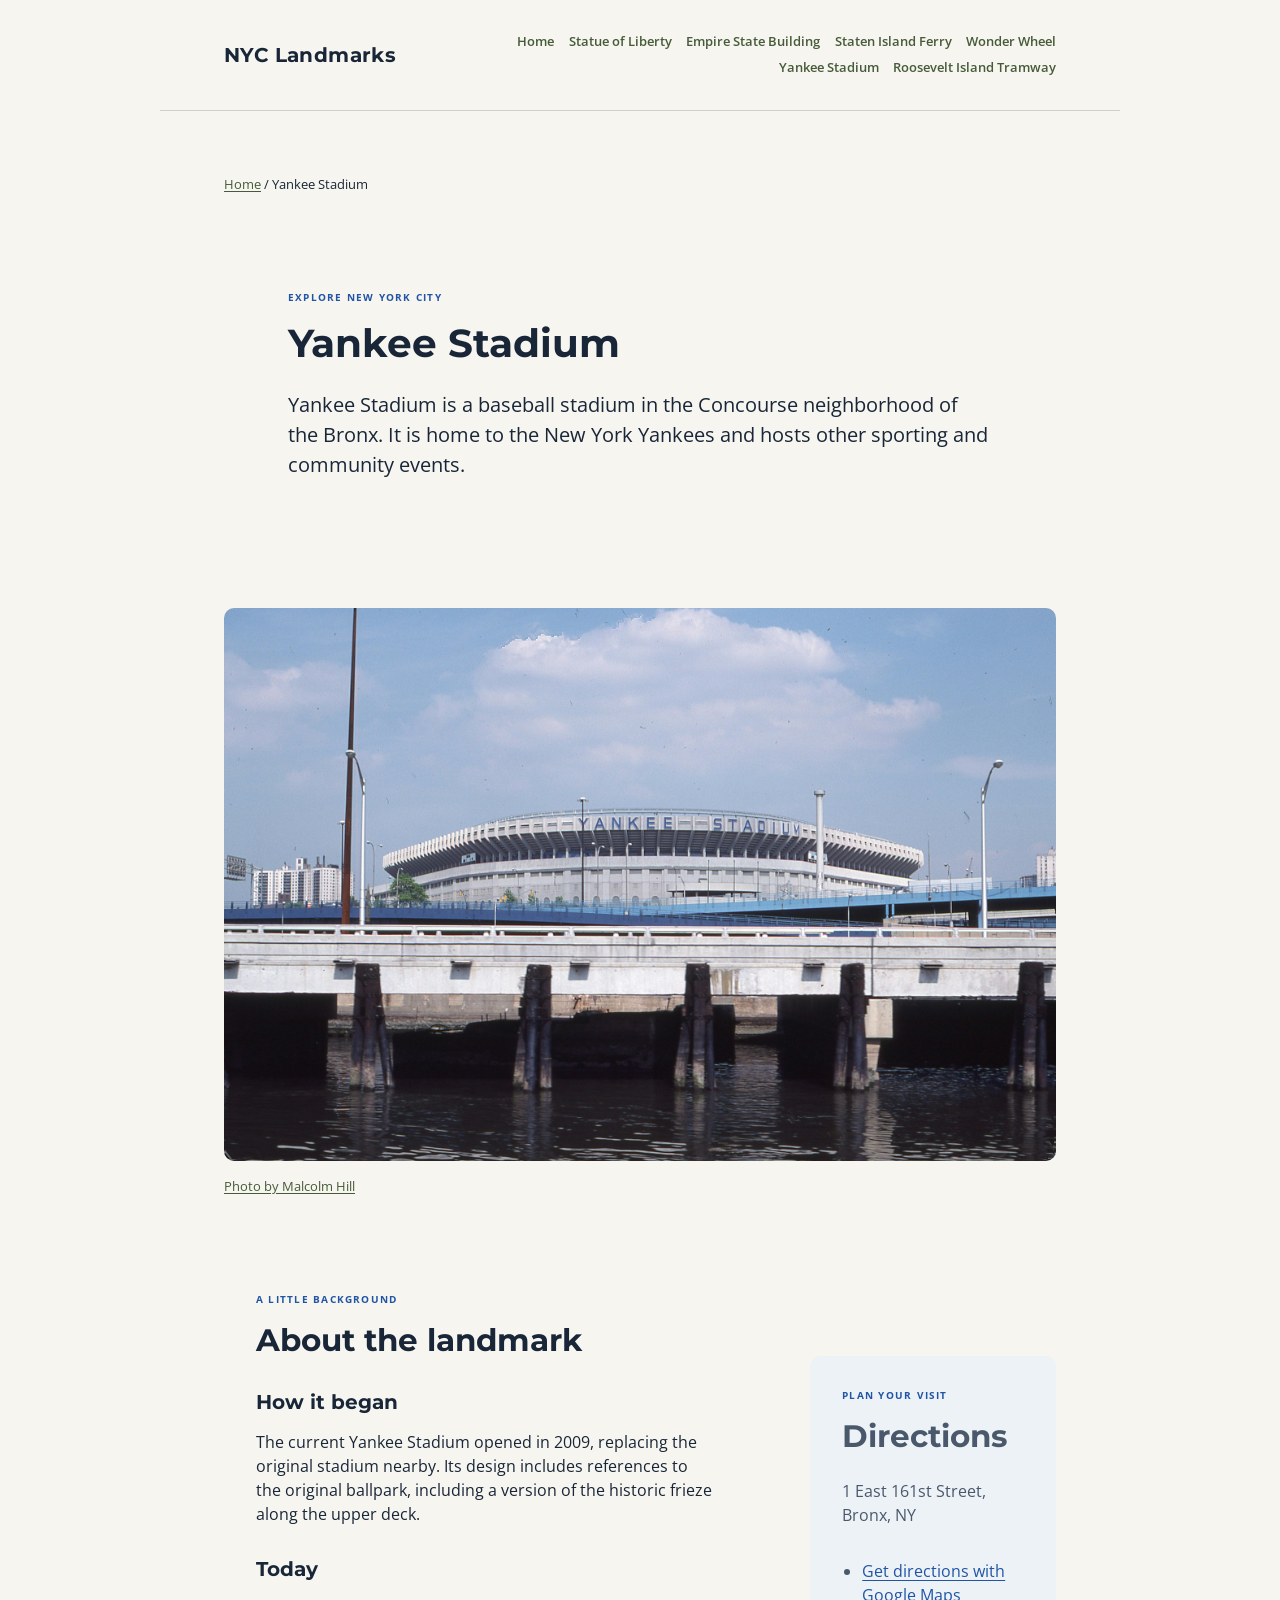
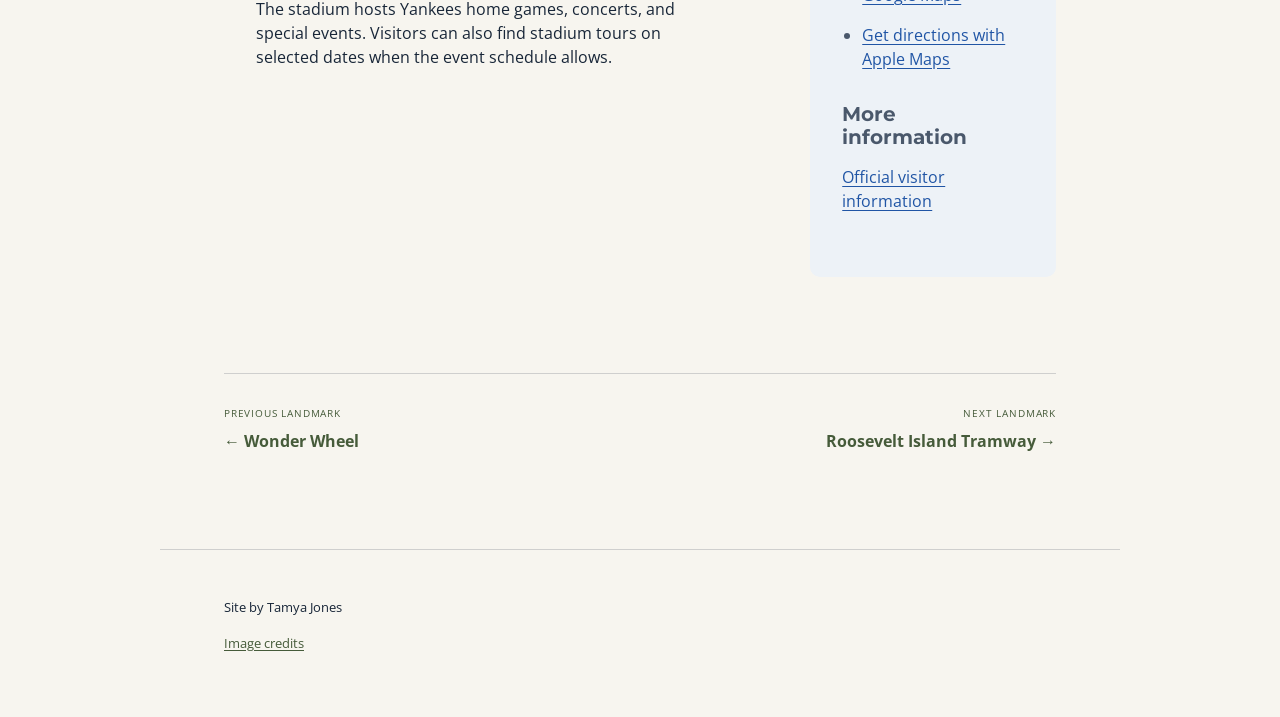
<file: landmark-yankee.html>
<!doctype html>
<html lang="en">
<head>
  <meta charset="utf-8">
  <meta name="viewport" content="width=device-width, initial-scale=1">
  <meta name="description" content="Learn about Yankee Stadium in New York City and find directions for a visit.">
  <title>Yankee Stadium | NYC Landmarks</title>
  <link rel="stylesheet" href="tokens.css">
  <link rel="stylesheet" href="style.css">
</head>
<body>
  <header class="site-header">
    <a class="site-title" href="index.html">NYC Landmarks</a>
    <nav class="site-nav" aria-label="Main navigation">
      <a href="index.html">Home</a>
        <a href="landmark-liberty.html">Statue of Liberty</a>
        <a href="landmark-empire.html">Empire State Building</a>
        <a href="landmark-ferry.html">Staten Island Ferry</a>
        <a href="landmark-wonder.html">Wonder Wheel</a>
        <a href="landmark-yankee.html">Yankee Stadium</a>
        <a href="landmark-tram.html">Roosevelt Island Tramway</a>
    </nav>
  </header>
  <main class="landmark-main">
    <nav class="breadcrumb" aria-label="Breadcrumb"><a href="index.html">Home</a><span aria-hidden="true"> / </span><span>Yankee Stadium</span></nav>
    <article class="landmark-detail">
      <header class="landmark-heading"><p class="eyebrow">Explore New York City</p><h1>Yankee Stadium</h1><p class="intro">Yankee Stadium is a baseball stadium in the Concourse neighborhood of the Bronx. It is home to the New York Yankees and hosts other sporting and community events.</p></header>
      <figure class="hero-figure">
        <picture>
          <source media="(max-width: 600px)" srcset="images/square/pexels-malcolmhill-12360516_square.jpg">
          <source media="(min-width: 601px)" srcset="images/pexels-malcolmhill-12360516.jpg">
          <img src="images/pexels-malcolmhill-12360516.jpg" alt="Yankee Stadium seen from the water with stadium title visible." width="1200" height="800">
        </picture>
        <figcaption><a href="https://www.pexels.com/photo/yankee-stadium-under-the-blue-sky-12360516/" target="_blank" rel="noopener noreferrer">Photo by Malcolm Hill</a></figcaption>
      </figure>
      <div class="detail-grid">
        <section class="content-section" aria-labelledby="about-title">
          <p class="eyebrow">A little background</p><h2 id="about-title">About the landmark</h2>
          <h3>How it began</h3><p>The current Yankee Stadium opened in 2009, replacing the original stadium nearby. Its design includes references to the original ballpark, including a version of the historic frieze along the upper deck.</p>
          <h3>Today</h3><p>The stadium hosts Yankees home games, concerts, and special events. Visitors can also find stadium tours on selected dates when the event schedule allows.</p>
        </section>
        <section class="visit-card" aria-labelledby="visit-title">
          <p class="eyebrow">Plan your visit</p><h2 id="visit-title">Directions</h2>
          <p>1 East 161st Street, Bronx, NY</p>
          <ul class="direction-links"><li><a href="https://www.google.com/maps/search/?api=1&query=1+East+161st+Street,+Bronx,+NY" target="_blank" rel="noopener noreferrer">Get directions with Google Maps</a></li><li><a href="https://maps.apple.com/?q=1+East+161st+Street,+Bronx,+NY" target="_blank" rel="noopener noreferrer">Get directions with Apple Maps</a></li></ul>
          <h3>More information</h3><p><a href="https://www.mlb.com/yankees/ballpark" target="_blank" rel="noopener noreferrer">Official visitor information</a></p>
        </section>
      </div>
    </article>
    <nav class="page-navigation" aria-label="Landmark pages">
      <a class="previous-link" href="landmark-wonder.html"><span>Previous landmark</span><strong>← Wonder Wheel</strong></a>
      <a class="next-link" href="landmark-tram.html"><span>Next landmark</span><strong>Roosevelt Island Tramway →</strong></a>
    </nav>
  </main>
  <footer class="site-footer">
    <p>Site by Tamya Jones</p>
    <p><a href="images/credits.txt">Image credits</a></p>
  </footer>
</body>
</html>
</file>
<file: tokens.css>
@import url("https://fonts.googleapis.com/css2?family=Montserrat&family=Open+Sans&display=swap");

/* Design System Tokens: Set Base CSS variable values. */
:root {
  /* Typographic Styles */
  --text-size-xs: 0.64rem;
  --text-size-sm: 0.8rem;
  --text-size-md: 1rem;
  --text-size-lg: 1.25rem;
  --text-size-xl: 1.563rem;
  --text-size-2xl: 1.953rem;
  --text-size-3xl: 2.441rem;
  --line-height-base: 1.5;
  --line-height-headings: 1.15;
  --headings-family: "Montserrat", sans-serif;
  --base-family: "Open Sans", sans-serif;

  /* Color Styles */
  --primary-text: #182638;
  --primary-background: #F7F5EF;
  --action: #465B3A;
  --action-hover: #2F4027;
  --button-text: #FFFFFF;

  --alternate-text: #4A586B;
  --alternate-background: #EDF2F7;
  --alternate-action: #2055A5;
  --alternate-action-hover: #163D79;
  --alternate-button-text: #FFFFFF;

  /* Spacing Units */
  --space-unit: 0.5rem;
  --space-1: calc(var(--space-unit) * 1);
  --space-2: calc(var(--space-unit) * 2);
  --space-3: calc(var(--space-unit) * 3);
  --space-4: calc(var(--space-unit) * 4);
  --space-6: calc(var(--space-unit) * 6);
  --space-8: calc(var(--space-unit) * 8);
  --space-12: calc(var(--space-unit) * 12);
  --space-16: calc(var(--space-unit) * 16);
  --space-24: calc(var(--space-unit) * 24);
  --space-32: calc(var(--space-unit) * 32);

  /* Layout Styles */
  --page-width: 60rem;
  --grid-gap: var(--space-4);
  --section-spacing: var(--space-12);
  --content-padding: var(--space-4);
}

html {
  font-size: 16px;
}

* {
  box-sizing: border-box;
}

body {
  margin: 0;
  font-family: var(--base-family);
  font-size: var(--text-size-md);
  line-height: var(--line-height-base);
  color: var(--primary-text);
  background-color: var(--primary-background);
  overflow-wrap: break-word;
}

/* Typography */
h1, h2, h3, h4, h5, h6 {
  font-family: var(--headings-family);
  line-height: var(--line-height-headings);
}

h1 {
  font-size: var(--text-size-3xl);
}

h2 {
  font-size: var(--text-size-2xl);
}

h3 {
  font-size: var(--text-size-xl);
}

h4 {
  font-size: var(--text-size-lg);
}

h5 {
  font-size: var(--text-size-md);
}

h6 {
  font-size: var(--text-size-sm);
}


/* Clean heading defaults assuming parent sections handle top spacing */
h1 {
  margin-block-start: 0;
  margin-block-end: var(--space-4); /* 32px on 8px base */
}

h2 {
  margin-block-start: 0;
  margin-block-end: var(--space-3); /* 24px on 8px base */
}

h3 {
  margin-block-start: 0;
  margin-block-end: var(--space-2); /* 16px on 8px base */
}

h4, h5, h6 {
  margin-block-start: 0;
  margin-block-end: var(--space-2); /* 16px on 8px base */
}

p, ul, ol {
  margin: 0 0 var(--space-4);
}

small {
  font-size: var(--text-size-sm);
}

/* Layout */
header, main, footer {
  max-width: var(--page-width);
  margin-inline: auto;
  padding: var(--space-8);
}

section, .alternate {
  padding: var(--content-padding);
}

section + section {
  margin-top: var(--section-spacing);
}

/* Site identity stays separate from the page heading. */
.site-title {
  font-size: var(--text-size-lg);
}

/* Add the alternate class to an element to apply alternate styling. */
.alternate {
  --action: var(--alternate-action);
  --action-hover: var(--alternate-action-hover);
  --button-text: var(--alternate-button-text);
  color: var(--alternate-text);
  background-color: var(--alternate-background);
}

/* Links and buttons */
a {
  color: var(--action);
  text-decoration: underline;
  text-underline-offset: 0.15em;
}

a:hover {
  color: var(--action-hover);
}

button, .button {
  display: inline-block;
  border: 0;
  padding: var(--space-3) var(--space-4);
  font: inherit;
  color: var(--button-text);
  background-color: var(--action);
  text-decoration: none;
  cursor: pointer;
}

button:hover, .button:hover {
  color: var(--button-text);
  background-color: var(--action-hover);
}

a:focus-visible, button:focus-visible {
  outline: 3px solid currentColor;
  outline-offset: 4px;
}
</file>
<file: style.css>
/* NYC Landmarks — Project 2 updated for the Project 3 multi-page site. */
*, *::before, *::after { box-sizing: border-box; }
html { scroll-behavior: smooth; }
body { margin: 0; color: var(--primary-text); background: var(--primary-background); font-family: var(--base-family); font-size: var(--text-size-md); line-height: var(--line-height-base); overflow-wrap: break-word; }
img, video { display: block; max-width: 100%; height: auto; }
a { color: var(--action); text-underline-offset: .18em; }
a:hover { color: var(--action-hover); }
a:focus-visible { outline: 3px solid var(--action); outline-offset: 4px; border-radius: 2px; }
.site-header, main, .site-footer { width: min(100% - 2.5rem, var(--page-width)); margin-inline: auto; }
.site-header { display: flex; align-items: center; justify-content: space-between; gap: var(--space-6); padding-block: var(--space-4); border-bottom: 1px solid rgb(24 38 56 / 18%); }
.site-title { flex: 0 0 auto; color: var(--primary-text); font-family: var(--headings-family); font-size: var(--text-size-lg); font-weight: 700; letter-spacing: .02em; text-decoration: none; }
.site-nav { display: flex; flex-wrap: wrap; justify-content: flex-end; gap: .45rem .9rem; }
.site-nav a { font-size: var(--text-size-sm); font-weight: 600; text-decoration: none; }
main { padding-block: var(--space-8) var(--space-12); }
h1, h2, h3 { font-family: var(--headings-family); line-height: var(--line-height-headings); }
h1 { margin: 0 0 var(--space-3); font-size: clamp(2rem, 4vw, var(--text-size-3xl)); }
h2 { margin: 0 0 var(--space-4); font-size: var(--text-size-2xl); }
h3 { margin: var(--space-4) 0 var(--space-2); font-size: var(--text-size-lg); }
p { margin: 0 0 var(--space-4); }
.intro { max-width: 68ch; font-size: var(--text-size-lg); }
.eyebrow { margin-bottom: var(--space-2); color: var(--alternate-action); font-size: var(--text-size-xs); font-weight: 700; letter-spacing: .12em; text-transform: uppercase; }
.home-intro { padding-block: var(--space-6) var(--space-2); }
.video-section { margin-top: var(--space-6); }
.videoWrapper { position: relative; width: 100%; overflow: hidden; border-radius: 10px; }
.ratio-16-9 { aspect-ratio: 16 / 9; } .ratio-9-16 { aspect-ratio: 9 / 16; } .ratio-4-3 { aspect-ratio: 4 / 3; }
.videoWrapper iframe { position: absolute; inset: 0; width: 100%; height: 100%; border: 0; }
.featured-image, .landmark-section { margin-top: var(--section-spacing); }
.section-heading { margin-bottom: var(--space-4); }
.featured-link picture, .featured-link img { display: block; width: 100%; }
.featured-link img { max-height: 36rem; object-fit: cover; border-radius: 10px; }
.featured-credit, .hero-figure figcaption, .card-credit { margin-top: var(--space-2); font-size: var(--text-size-sm); }
.landmark-grid { display: grid; grid-template-columns: repeat(auto-fit, minmax(min(100%, 15rem), 1fr)); gap: var(--grid-gap); }
.landmark-card { margin: 0; min-width: 0; overflow: hidden; padding-bottom: var(--space-3); background: #fff; border: 1px solid rgb(24 38 56 / 14%); border-radius: 10px; }
.card-link { display: block; color: var(--primary-text); text-decoration: none; }
.landmark-card img { width: 100%; aspect-ratio: 1 / 1; object-fit: cover; }
.card-title { display: block; padding: var(--space-3) var(--space-3) 0; font-family: var(--headings-family); font-size: var(--text-size-lg); font-weight: 700; }
.card-credit { padding-inline: var(--space-3); margin-bottom: 0; }
.card-credit a { font-size: var(--text-size-xs); }
.breadcrumb { margin-bottom: var(--space-4); font-size: var(--text-size-sm); }
.landmark-heading { margin-bottom: var(--space-4); }
.hero-figure { margin: 0; }
.hero-figure picture, .hero-figure img { display: block; width: 100%; }
.hero-figure img { max-height: 38rem; object-fit: cover; border-radius: 10px; }
.detail-grid { display: grid; grid-template-columns: minmax(0, 1.7fr) minmax(15rem, .8fr); gap: var(--space-8); margin-top: var(--space-8); align-items: start; }
.content-section { max-width: 70ch; }
.visit-card { padding: var(--space-4); background: var(--alternate-background); color: var(--alternate-text); border-radius: 10px; }
.visit-card a { color: var(--alternate-action); }
.visit-card h2 { margin-bottom: var(--space-3); }
.visit-card h3 { margin-top: var(--space-4); }
.direction-links { padding-left: 1.25rem; }
.direction-links li { margin-bottom: var(--space-2); }
.page-navigation { display: flex; justify-content: space-between; gap: var(--space-4); margin-top: var(--section-spacing); padding-top: var(--space-4); border-top: 1px solid rgb(24 38 56 / 18%); }
.page-navigation a { display: flex; flex-direction: column; gap: var(--space-1); max-width: 48%; text-decoration: none; }
.page-navigation span { font-size: var(--text-size-xs); text-transform: uppercase; letter-spacing: .08em; }
.page-navigation strong { font-size: var(--text-size-md); }
.next-link { text-align: right; margin-left: auto; }
.site-footer { padding-block: var(--space-6); border-top: 1px solid rgb(24 38 56 / 18%); font-size: var(--text-size-sm); }
.site-footer p { margin-bottom: var(--space-2); }
@media (max-width: 900px) { .site-header { align-items: flex-start; flex-direction: column; } .site-nav { justify-content: flex-start; } .detail-grid { grid-template-columns: 1fr; } .visit-card { max-width: 100%; } }
@media (max-width: 600px) { .site-header, main, .site-footer { width: min(100% - 1.25rem, var(--page-width)); } .site-nav { display: grid; grid-template-columns: repeat(2, minmax(0, 1fr)); width: 100%; gap: .55rem .75rem; } .site-nav a { padding-block: .2rem; } main { padding-block: var(--space-6) var(--space-8); } .page-navigation { flex-direction: column; } .page-navigation a { max-width: 100%; } .next-link { text-align: left; margin-left: 0; } .visit-card { padding: var(--space-4); } }
@media (min-width: 1100px) { .landmark-grid { grid-template-columns: repeat(3, minmax(0, 1fr)); } }
</file>
